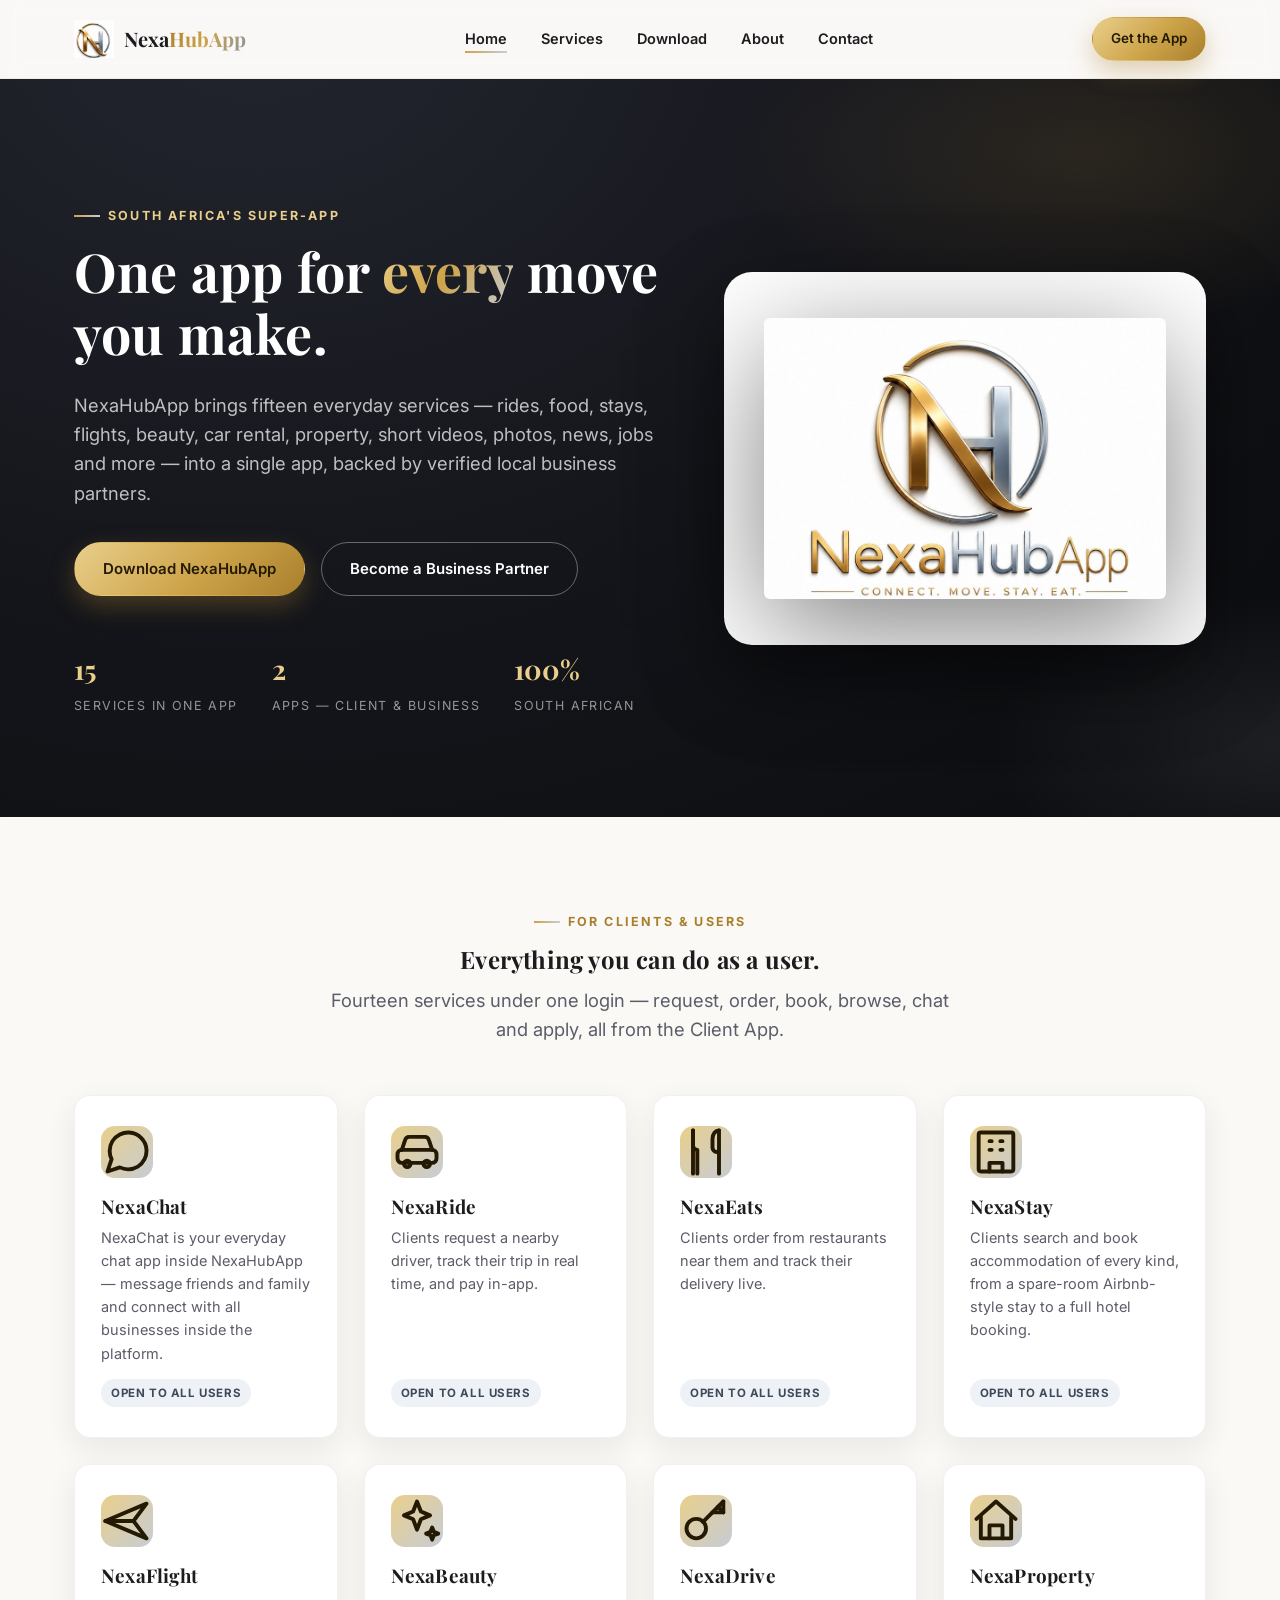
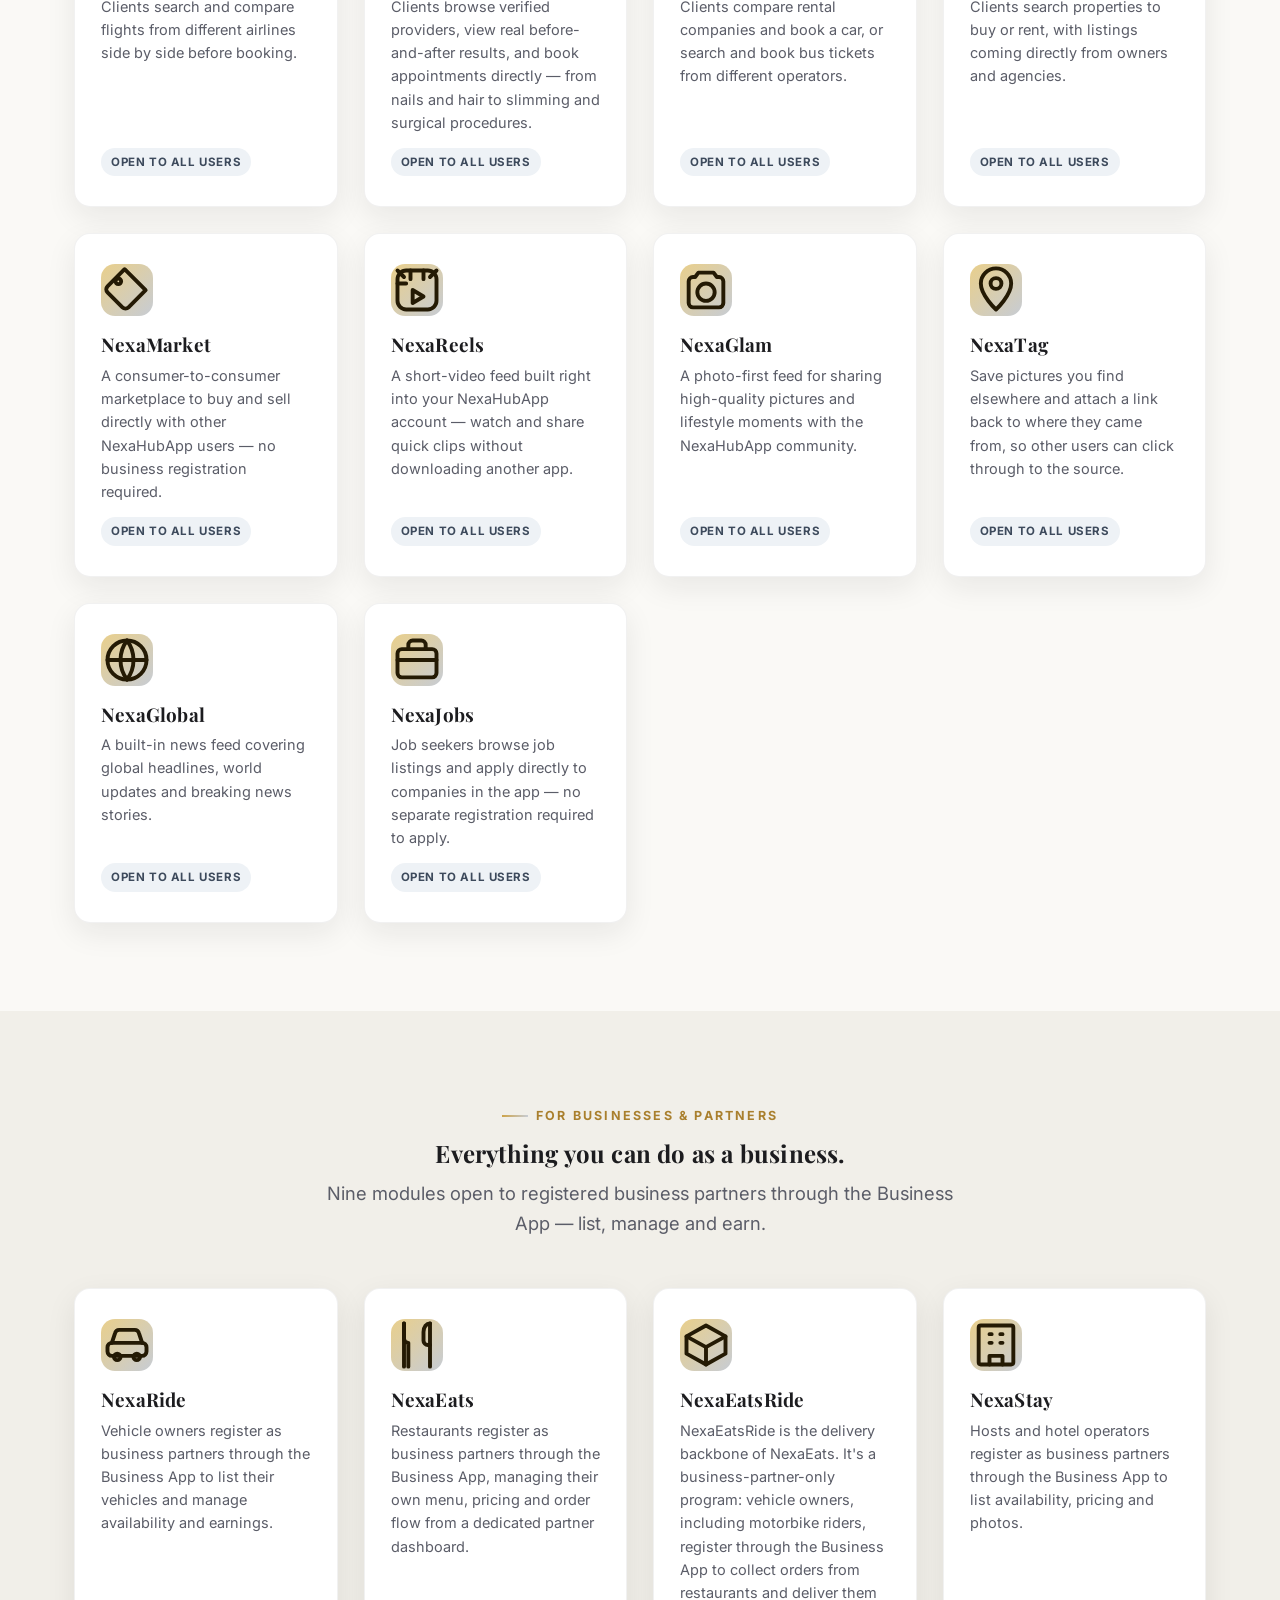
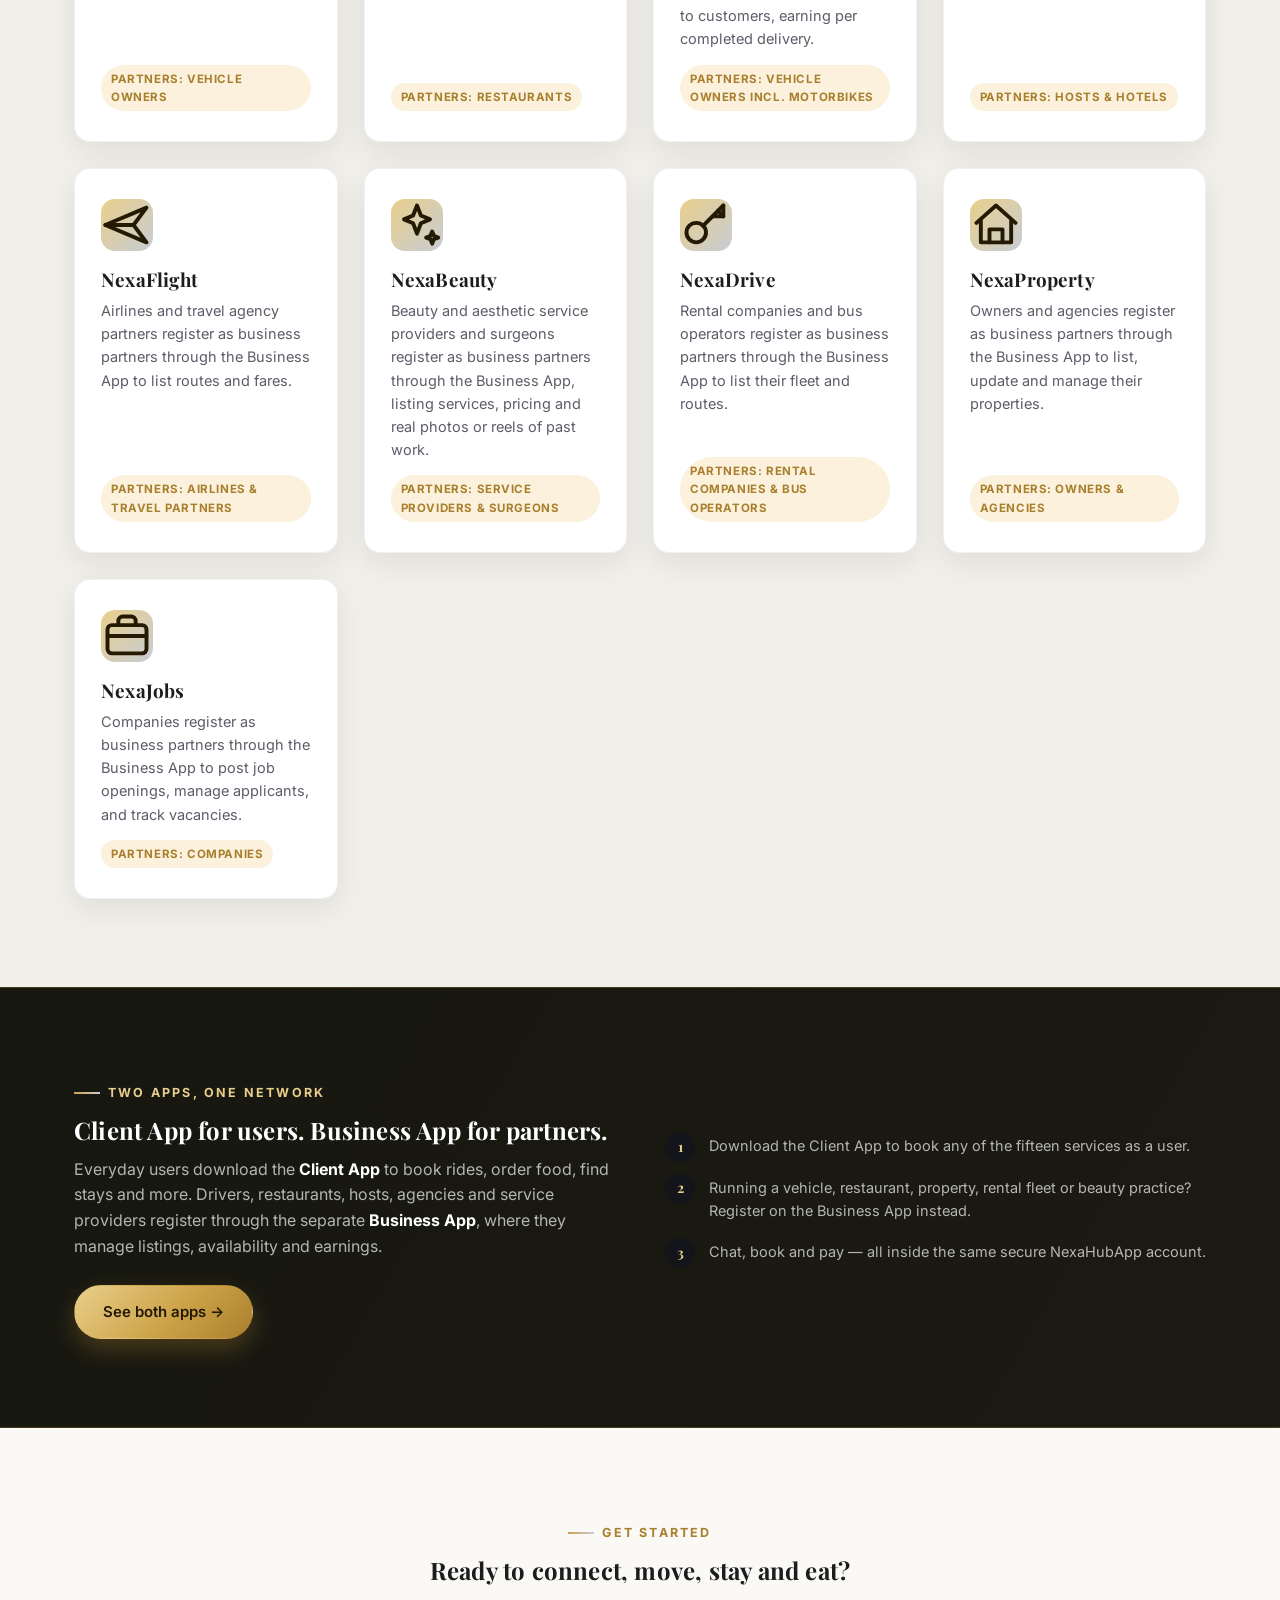
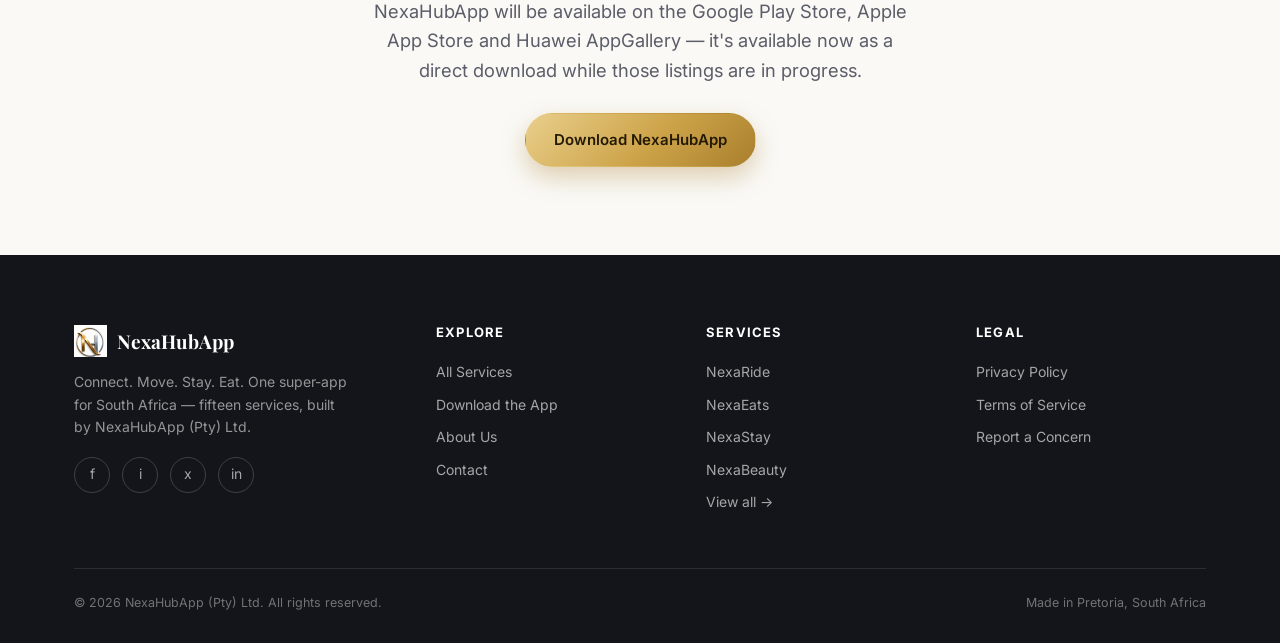
<file: index.html>
<!DOCTYPE html>
<html lang="en">
<head>
<meta charset="UTF-8">
<meta name="viewport" content="width=device-width, initial-scale=1.0">
<title>Home | NexaHubApp</title>
<meta name="description" content="NexaHubApp is South Africa's all-in-one super-app: e-hailing, food delivery, accommodation, flights, beauty, car rental, property, a peer-to-peer marketplace, short videos, photos, news, jobs and more, in a single download.">
<link rel="icon" href="favicon-32.png" sizes="32x32">
<link rel="apple-touch-icon" href="favicon-32.png">
<link rel="preconnect" href="https://fonts.googleapis.com">
<link rel="preconnect" href="https://fonts.gstatic.com" crossorigin>
<link href="https://fonts.googleapis.com/css2?family=Playfair+Display:wght@600;700;800&family=Inter:wght@400;500;600;700&display=swap" rel="stylesheet">
<link rel="stylesheet" href="style.css">
</head>
<body>
<nav class="nav">
  <div class="container">
    <a href="index.html" class="brand"><img src="emblem-crop.jpg" alt="NexaHubApp" style="height:38px;width:auto;"><span>Nexa<b>HubApp</b></span></a>
    <button class="nav-toggle" aria-label="Menu"><span></span><span></span><span></span></button>
    <ul class="nav-links">
      <li><a href="index.html">Home</a></li>
      <li><a href="services.html">Services</a></li>
      <li><a href="download.html">Download</a></li>
      <li><a href="about.html">About</a></li>
      <li><a href="about.html#contact">Contact</a></li>
    </ul>
    <div class="nav-cta">
      <a href="download.html" class="btn btn-gold btn-sm">Get the App</a>
    </div>
  </div>
</nav>

<header class="hero">
  <div class="container hero-grid">
    <div>
      <div class="eyebrow" style="color:var(--gold-light);">South Africa's Super-App</div>
      <h1>One app for <em>every</em> move you make.</h1>
      <p class="lede">NexaHubApp brings fifteen everyday services &mdash; rides, food, stays, flights, beauty, car rental, property, short videos, photos, news, jobs and more &mdash; into a single app, backed by verified local business partners.</p>
      <div class="hero-actions">
        <a href="download.html" class="btn btn-gold">Download NexaHubApp</a>
        <a href="download.html#business" class="btn btn-outline">Become a Business Partner</a>
      </div>
      <div class="hero-stats">
        <div><b>15</b><span>Services in one app</span></div>
        <div><b>2</b><span>Apps &mdash; Client &amp; Business</span></div>
        <div><b>100%</b><span>South African</span></div>
      </div>
    </div>
    <div class="hero-art">
      <div class="logo-lockup logo-lockup-full">
        <img src="logo-lockup-full.jpg" alt="NexaHubApp — Connect. Move. Stay. Eat.">
      </div>
    </div>
  </div>
</header>

<section>
  <div class="container">
    <div class="center" style="max-width:640px;">
      <div class="eyebrow">For clients &amp; users</div>
      <h2>Everything you can do as a user.</h2>
      <p class="lede center">Fourteen services under one login &mdash; request, order, book, browse, chat and apply, all from the Client App.</p>
    </div>
    <div class="grid grid-4" style="margin-top:50px;">
      <div class="card">
          <div class="icon"><svg viewBox="0 0 24 24" fill="none" stroke="#241a04" stroke-width="1.8" stroke-linecap="round" stroke-linejoin="round"><path d="M21 11.5a8.38 8.38 0 0 1-.9 3.8 8.5 8.5 0 0 1-7.6 4.7 8.38 8.38 0 0 1-3.8-.9L3 21l1.9-5.7a8.38 8.38 0 0 1-.9-3.8 8.5 8.5 0 0 1 4.7-7.6 8.38 8.38 0 0 1 3.8-.9h.5a8.48 8.48 0 0 1 8 8v.5z"/></svg></div>
          <h3>NexaChat</h3>
          <p>NexaChat is your everyday chat app inside NexaHubApp — message friends and family and connect with all businesses inside the platform.</p>
          <span class="tag tag-consumer">Open to all users</span>
        </div>
<div class="card">
          <div class="icon"><svg viewBox="0 0 24 24" fill="none" stroke="#241a04" stroke-width="1.8" stroke-linecap="round" stroke-linejoin="round"><path d="M5 11l1.5-4.5A2 2 0 0 1 8.4 5h7.2a2 2 0 0 1 1.9 1.5L19 11"/><rect x="3" y="11" width="18" height="6" rx="2"/><circle cx="7.5" cy="17.5" r="1.5"/><circle cx="16.5" cy="17.5" r="1.5"/></svg></div>
          <h3>NexaRide</h3>
          <p>Clients request a nearby driver, track their trip in real time, and pay in-app.</p>
          <span class="tag tag-consumer">Open to all users</span>
        </div>
<div class="card">
          <div class="icon"><svg viewBox="0 0 24 24" fill="none" stroke="#241a04" stroke-width="1.8" stroke-linecap="round" stroke-linejoin="round"><path d="M6 2v7a2 2 0 0 0 2 2v11"/><path d="M6 2v20"/><path d="M18 2c-1.6 0-3 1.6-3 4v4a2 2 0 0 0 2 2h1"/><path d="M18 2v20"/></svg></div>
          <h3>NexaEats</h3>
          <p>Clients order from restaurants near them and track their delivery live.</p>
          <span class="tag tag-consumer">Open to all users</span>
        </div>
<div class="card">
          <div class="icon"><svg viewBox="0 0 24 24" fill="none" stroke="#241a04" stroke-width="1.8" stroke-linecap="round" stroke-linejoin="round"><rect x="4" y="3" width="16" height="18" rx="1"/><path d="M9 21v-4h6v4"/><path d="M9 7h1M14 7h1M9 11h1M14 11h1"/></svg></div>
          <h3>NexaStay</h3>
          <p>Clients search and book accommodation of every kind, from a spare-room Airbnb-style stay to a full hotel booking.</p>
          <span class="tag tag-consumer">Open to all users</span>
        </div>
<div class="card">
          <div class="icon"><svg viewBox="0 0 24 24" fill="none" stroke="#241a04" stroke-width="1.8" stroke-linecap="round" stroke-linejoin="round"><path d="M2 12l19-8-6 8 6 8-19-8z"/><path d="M2 12h13"/></svg></div>
          <h3>NexaFlight</h3>
          <p>Clients search and compare flights from different airlines side by side before booking.</p>
          <span class="tag tag-consumer">Open to all users</span>
        </div>
<div class="card">
          <div class="icon"><svg viewBox="0 0 24 24" fill="none" stroke="#241a04" stroke-width="1.8" stroke-linecap="round" stroke-linejoin="round"><path d="M12 3l1.8 4.6L18 9.4l-4.2 1.8L12 16l-1.8-4.8L6 9.4l4.2-1.8L12 3z"/><path d="M19 15l.8 2 2 .8-2 .8-.8 2-.8-2-2-.8 2-.8.8-2z"/></svg></div>
          <h3>NexaBeauty</h3>
          <p>Clients browse verified providers, view real before-and-after results, and book appointments directly — from nails and hair to slimming and surgical procedures.</p>
          <span class="tag tag-consumer">Open to all users</span>
        </div>
<div class="card">
          <div class="icon"><svg viewBox="0 0 24 24" fill="none" stroke="#241a04" stroke-width="1.8" stroke-linecap="round" stroke-linejoin="round"><circle cx="7.5" cy="15.5" r="4.5"/><path d="M10.6 12.4L20 3"/><path d="M20 3v5h-5"/><path d="M17.5 5.5L20 8"/></svg></div>
          <h3>NexaDrive</h3>
          <p>Clients compare rental companies and book a car, or search and book bus tickets from different operators.</p>
          <span class="tag tag-consumer">Open to all users</span>
        </div>
<div class="card">
          <div class="icon"><svg viewBox="0 0 24 24" fill="none" stroke="#241a04" stroke-width="1.8" stroke-linecap="round" stroke-linejoin="round"><path d="M3 11l9-8 9 8"/><path d="M5 10v10h14V10"/><path d="M9 20v-6h6v6"/></svg></div>
          <h3>NexaProperty</h3>
          <p>Clients search properties to buy or rent, with listings coming directly from owners and agencies.</p>
          <span class="tag tag-consumer">Open to all users</span>
        </div>
<div class="card">
          <div class="icon"><svg viewBox="0 0 24 24" fill="none" stroke="#241a04" stroke-width="1.8" stroke-linecap="round" stroke-linejoin="round"><path d="M20.6 12.1L12.7 20a2 2 0 0 1-2.8 0l-6.9-6.9a2 2 0 0 1 0-2.8L10.9 2.4 20.6 12.1z"/><circle cx="8" cy="8" r="1.3"/></svg></div>
          <h3>NexaMarket</h3>
          <p>A consumer-to-consumer marketplace to buy and sell directly with other NexaHubApp users — no business registration required.</p>
          <span class="tag tag-consumer">Open to all users</span>
        </div>
<div class="card">
          <div class="icon"><svg viewBox="0 0 24 24" fill="none" stroke="#241a04" stroke-width="1.8" stroke-linecap="round" stroke-linejoin="round"><rect x="3" y="3" width="18" height="18" rx="4"/><path d="M3 9h4M9 3v4M15 3v4M3 3l3 3M21 3l-3 3"/><path d="M10 12l5 3-5 3v-6z"/></svg></div>
          <h3>NexaReels</h3>
          <p>A short-video feed built right into your NexaHubApp account — watch and share quick clips without downloading another app.</p>
          <span class="tag tag-consumer">Open to all users</span>
        </div>
<div class="card">
          <div class="icon"><svg viewBox="0 0 24 24" fill="none" stroke="#241a04" stroke-width="1.8" stroke-linecap="round" stroke-linejoin="round"><path d="M4 8a2 2 0 0 1 2-2h1l1.5-2h7L17 6h1a2 2 0 0 1 2 2v10a2 2 0 0 1-2 2H6a2 2 0 0 1-2-2V8z"/><circle cx="12" cy="13" r="4"/></svg></div>
          <h3>NexaGlam</h3>
          <p>A photo-first feed for sharing high-quality pictures and lifestyle moments with the NexaHubApp community.</p>
          <span class="tag tag-consumer">Open to all users</span>
        </div>
<div class="card">
          <div class="icon"><svg viewBox="0 0 24 24" fill="none" stroke="#241a04" stroke-width="1.8" stroke-linecap="round" stroke-linejoin="round"><path d="M12 21s7-6.5 7-12a7 7 0 0 0-14 0c0 5.5 7 12 7 12z"/><circle cx="12" cy="9" r="2.5"/></svg></div>
          <h3>NexaTag</h3>
          <p>Save pictures you find elsewhere and attach a link back to where they came from, so other users can click through to the source.</p>
          <span class="tag tag-consumer">Open to all users</span>
        </div>
<div class="card">
          <div class="icon"><svg viewBox="0 0 24 24" fill="none" stroke="#241a04" stroke-width="1.8" stroke-linecap="round" stroke-linejoin="round"><circle cx="12" cy="12" r="9"/><path d="M3 12h18"/><path d="M12 3a15 15 0 0 1 0 18"/><path d="M12 3a15 15 0 0 0 0 18"/></svg></div>
          <h3>NexaGlobal</h3>
          <p>A built-in news feed covering global headlines, world updates and breaking news stories.</p>
          <span class="tag tag-consumer">Open to all users</span>
        </div>
<div class="card">
          <div class="icon"><svg viewBox="0 0 24 24" fill="none" stroke="#241a04" stroke-width="1.8" stroke-linecap="round" stroke-linejoin="round"><rect x="3" y="7" width="18" height="13" rx="2"/><path d="M8 7V5a2 2 0 0 1 2-2h4a2 2 0 0 1 2 2v2"/><path d="M3 12h18"/></svg></div>
          <h3>NexaJobs</h3>
          <p>Job seekers browse job listings and apply directly to companies in the app — no separate registration required to apply.</p>
          <span class="tag tag-consumer">Open to all users</span>
        </div>
    </div>
  </div>
</section>

<section style="background:var(--paper-dim);">
  <div class="container">
    <div class="center" style="max-width:640px;">
      <div class="eyebrow">For businesses &amp; partners</div>
      <h2>Everything you can do as a business.</h2>
      <p class="lede center">Nine modules open to registered business partners through the Business App &mdash; list, manage and earn.</p>
    </div>
    <div class="grid grid-4" style="margin-top:50px;">
      <div class="card">
          <div class="icon"><svg viewBox="0 0 24 24" fill="none" stroke="#241a04" stroke-width="1.8" stroke-linecap="round" stroke-linejoin="round"><path d="M5 11l1.5-4.5A2 2 0 0 1 8.4 5h7.2a2 2 0 0 1 1.9 1.5L19 11"/><rect x="3" y="11" width="18" height="6" rx="2"/><circle cx="7.5" cy="17.5" r="1.5"/><circle cx="16.5" cy="17.5" r="1.5"/></svg></div>
          <h3>NexaRide</h3>
          <p>Vehicle owners register as business partners through the Business App to list their vehicles and manage availability and earnings.</p>
          <span class="tag tag-partner">Partners: Vehicle Owners</span>
        </div>
<div class="card">
          <div class="icon"><svg viewBox="0 0 24 24" fill="none" stroke="#241a04" stroke-width="1.8" stroke-linecap="round" stroke-linejoin="round"><path d="M6 2v7a2 2 0 0 0 2 2v11"/><path d="M6 2v20"/><path d="M18 2c-1.6 0-3 1.6-3 4v4a2 2 0 0 0 2 2h1"/><path d="M18 2v20"/></svg></div>
          <h3>NexaEats</h3>
          <p>Restaurants register as business partners through the Business App, managing their own menu, pricing and order flow from a dedicated partner dashboard.</p>
          <span class="tag tag-partner">Partners: Restaurants</span>
        </div>
<div class="card">
          <div class="icon"><svg viewBox="0 0 24 24" fill="none" stroke="#241a04" stroke-width="1.8" stroke-linecap="round" stroke-linejoin="round"><path d="M21 8l-9-5-9 5 9 5 9-5z"/><path d="M3 8v8l9 5 9-5V8"/><path d="M12 13v8"/></svg></div>
          <h3>NexaEatsRide</h3>
          <p>NexaEatsRide is the delivery backbone of NexaEats. It's a business-partner-only program: vehicle owners, including motorbike riders, register through the Business App to collect orders from restaurants and deliver them to customers, earning per completed delivery.</p>
          <span class="tag tag-partner">Partners: Vehicle Owners incl. Motorbikes</span>
        </div>
<div class="card">
          <div class="icon"><svg viewBox="0 0 24 24" fill="none" stroke="#241a04" stroke-width="1.8" stroke-linecap="round" stroke-linejoin="round"><rect x="4" y="3" width="16" height="18" rx="1"/><path d="M9 21v-4h6v4"/><path d="M9 7h1M14 7h1M9 11h1M14 11h1"/></svg></div>
          <h3>NexaStay</h3>
          <p>Hosts and hotel operators register as business partners through the Business App to list availability, pricing and photos.</p>
          <span class="tag tag-partner">Partners: Hosts & Hotels</span>
        </div>
<div class="card">
          <div class="icon"><svg viewBox="0 0 24 24" fill="none" stroke="#241a04" stroke-width="1.8" stroke-linecap="round" stroke-linejoin="round"><path d="M2 12l19-8-6 8 6 8-19-8z"/><path d="M2 12h13"/></svg></div>
          <h3>NexaFlight</h3>
          <p>Airlines and travel agency partners register as business partners through the Business App to list routes and fares.</p>
          <span class="tag tag-partner">Partners: Airlines & Travel Partners</span>
        </div>
<div class="card">
          <div class="icon"><svg viewBox="0 0 24 24" fill="none" stroke="#241a04" stroke-width="1.8" stroke-linecap="round" stroke-linejoin="round"><path d="M12 3l1.8 4.6L18 9.4l-4.2 1.8L12 16l-1.8-4.8L6 9.4l4.2-1.8L12 3z"/><path d="M19 15l.8 2 2 .8-2 .8-.8 2-.8-2-2-.8 2-.8.8-2z"/></svg></div>
          <h3>NexaBeauty</h3>
          <p>Beauty and aesthetic service providers and surgeons register as business partners through the Business App, listing services, pricing and real photos or reels of past work.</p>
          <span class="tag tag-partner">Partners: Service Providers & Surgeons</span>
        </div>
<div class="card">
          <div class="icon"><svg viewBox="0 0 24 24" fill="none" stroke="#241a04" stroke-width="1.8" stroke-linecap="round" stroke-linejoin="round"><circle cx="7.5" cy="15.5" r="4.5"/><path d="M10.6 12.4L20 3"/><path d="M20 3v5h-5"/><path d="M17.5 5.5L20 8"/></svg></div>
          <h3>NexaDrive</h3>
          <p>Rental companies and bus operators register as business partners through the Business App to list their fleet and routes.</p>
          <span class="tag tag-partner">Partners: Rental Companies & Bus Operators</span>
        </div>
<div class="card">
          <div class="icon"><svg viewBox="0 0 24 24" fill="none" stroke="#241a04" stroke-width="1.8" stroke-linecap="round" stroke-linejoin="round"><path d="M3 11l9-8 9 8"/><path d="M5 10v10h14V10"/><path d="M9 20v-6h6v6"/></svg></div>
          <h3>NexaProperty</h3>
          <p>Owners and agencies register as business partners through the Business App to list, update and manage their properties.</p>
          <span class="tag tag-partner">Partners: Owners & Agencies</span>
        </div>
<div class="card">
          <div class="icon"><svg viewBox="0 0 24 24" fill="none" stroke="#241a04" stroke-width="1.8" stroke-linecap="round" stroke-linejoin="round"><rect x="3" y="7" width="18" height="13" rx="2"/><path d="M8 7V5a2 2 0 0 1 2-2h4a2 2 0 0 1 2 2v2"/><path d="M3 12h18"/></svg></div>
          <h3>NexaJobs</h3>
          <p>Companies register as business partners through the Business App to post job openings, manage applicants, and track vacancies.</p>
          <span class="tag tag-partner">Partners: Companies</span>
        </div>
    </div>
  </div>
</section>

<section class="band band-gold">
  <div class="container split">
    <div>
      <div class="eyebrow" style="color:var(--gold-light);">Two apps, one network</div>
      <h2 style="color:#fff;">Client App for users. Business App for partners.</h2>
      <p style="color:rgba(255,255,255,.68);">Everyday users download the <strong style="color:#fff;">Client App</strong> to book rides, order food, find stays and more. Drivers, restaurants, hosts, agencies and service providers register through the separate <strong style="color:#fff;">Business App</strong>, where they manage listings, availability and earnings.</p>
      <a href="download.html" class="btn btn-gold" style="margin-top:10px;">See both apps &rarr;</a>
    </div>
    <div>
      <ul class="steps">
        <li style="color:rgba(255,255,255,.68);">Download the Client App to book any of the fifteen services as a user.</li>
        <li style="color:rgba(255,255,255,.68);">Running a vehicle, restaurant, property, rental fleet or beauty practice? Register on the Business App instead.</li>
        <li style="color:rgba(255,255,255,.68);">Chat, book and pay &mdash; all inside the same secure NexaHubApp account.</li>
      </ul>
    </div>
  </div>
</section>

<section>
  <div class="container center" style="max-width:600px;">
    <div class="eyebrow">Get started</div>
    <h2>Ready to connect, move, stay and eat?</h2>
    <p class="lede center">NexaHubApp will be available on the Google Play Store, Apple App Store and Huawei AppGallery &mdash; it's available now as a direct download while those listings are in progress.</p>
    <a href="download.html" class="btn btn-gold" style="margin-top:10px;">Download NexaHubApp</a>
  </div>
</section>
<footer>
  <div class="container">
    <div class="footer-grid">
      <div>
        <div class="footer-brand"><img src="emblem-crop.jpg" alt="NexaHubApp"><strong style="color:#fff;font-family:'Playfair Display',serif;font-size:19px;">NexaHubApp</strong></div>
        <p style="color:rgba(255,255,255,.55);font-size:14px;max-width:280px;">Connect. Move. Stay. Eat. One super-app for South Africa &mdash; fifteen services, built by NexaHubApp (Pty) Ltd.</p>
        <div class="social-row" style="margin-top:18px;">
          <a href="#" aria-label="Facebook">f</a>
          <a href="#" aria-label="Instagram">i</a>
          <a href="#" aria-label="X / Twitter">x</a>
          <a href="#" aria-label="LinkedIn">in</a>
        </div>
      </div>
      <div>
        <h4>Explore</h4>
        <a href="services.html">All Services</a>
        <a href="download.html">Download the App</a>
        <a href="about.html">About Us</a>
        <a href="about.html#contact">Contact</a>
      </div>
      <div>
        <h4>Services</h4>
        <a href="services.html#ride">NexaRide</a>
        <a href="services.html#eats">NexaEats</a>
        <a href="services.html#stay">NexaStay</a>
        <a href="services.html#beauty">NexaBeauty</a>
        <a href="services.html">View all &rarr;</a>
      </div>
      <div>
        <h4>Legal</h4>
        <a href="privacy.html">Privacy Policy</a>
        <a href="terms.html">Terms of Service</a>
        <a href="about.html#contact">Report a Concern</a>
      </div>
    </div>
    <div class="footer-bottom">
      <span>&copy; <span data-year></span> NexaHubApp (Pty) Ltd. All rights reserved.</span>
      <span>Made in Pretoria, South Africa</span>
    </div>
  </div>
</footer>
<script src="main.js"></script>
</body>
</html>
</file>
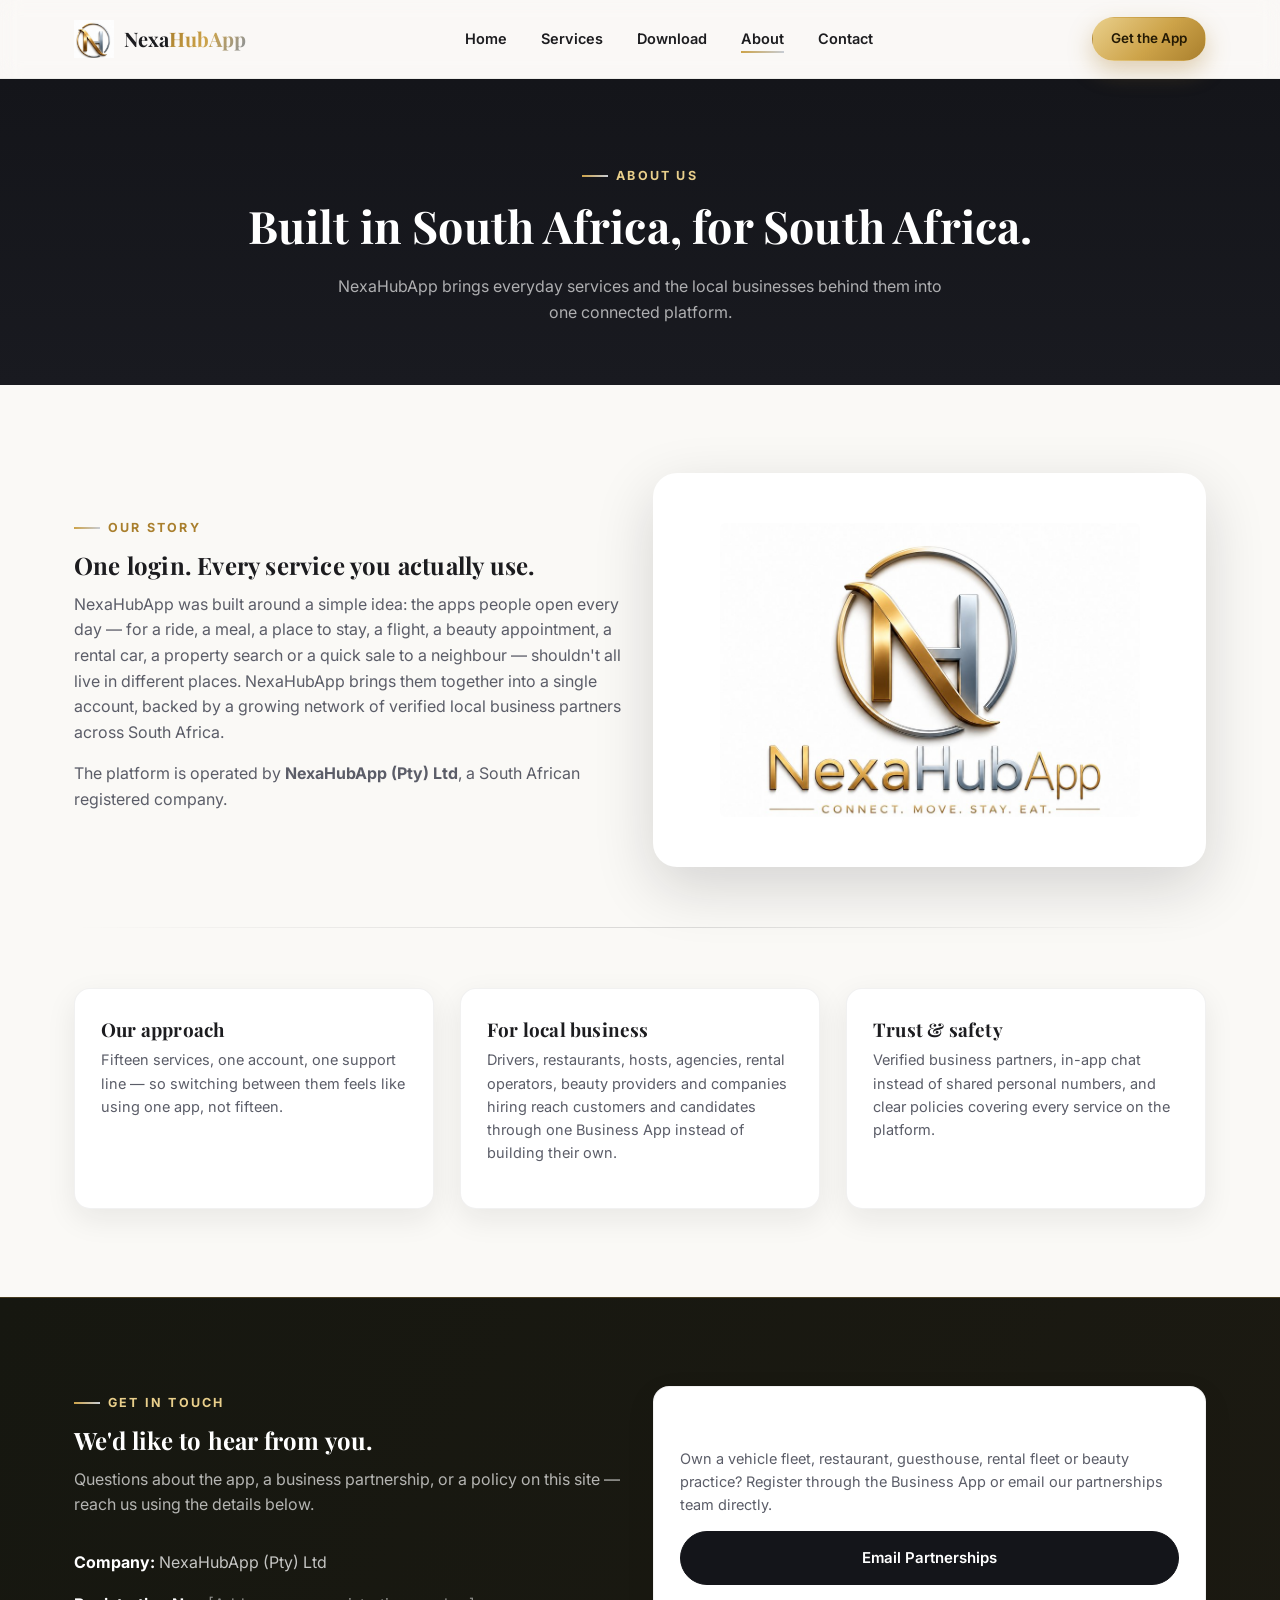
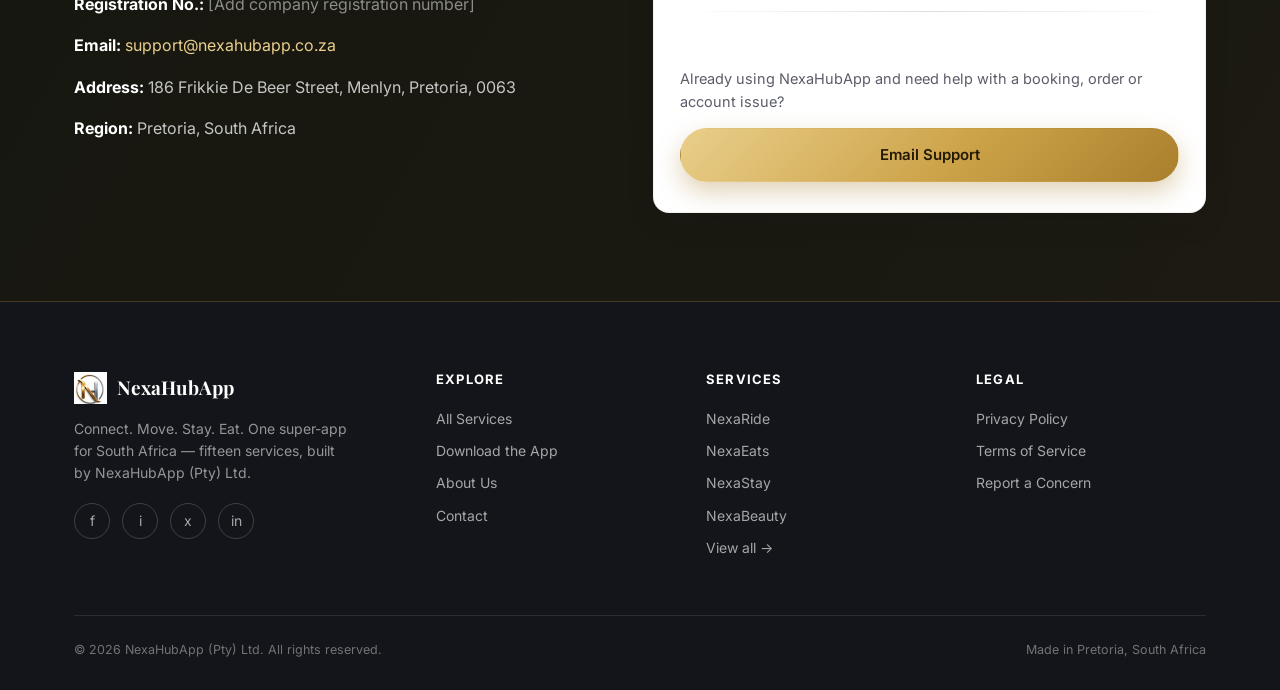
<file: about.html>
<!DOCTYPE html>
<html lang="en">
<head>
<meta charset="UTF-8">
<meta name="viewport" content="width=device-width, initial-scale=1.0">
<title>About & Contact | NexaHubApp</title>
<meta name="description" content="NexaHubApp (Pty) Ltd is a South African super-app connecting rides, food, stays, flights, beauty, rentals, property and a peer-to-peer marketplace.">
<link rel="icon" href="favicon-32.png" sizes="32x32">
<link rel="apple-touch-icon" href="favicon-32.png">
<link rel="preconnect" href="https://fonts.googleapis.com">
<link rel="preconnect" href="https://fonts.gstatic.com" crossorigin>
<link href="https://fonts.googleapis.com/css2?family=Playfair+Display:wght@600;700;800&family=Inter:wght@400;500;600;700&display=swap" rel="stylesheet">
<link rel="stylesheet" href="style.css">
</head>
<body>
<nav class="nav">
  <div class="container">
    <a href="index.html" class="brand"><img src="emblem-crop.jpg" alt="NexaHubApp" style="height:38px;width:auto;"><span>Nexa<b>HubApp</b></span></a>
    <button class="nav-toggle" aria-label="Menu"><span></span><span></span><span></span></button>
    <ul class="nav-links">
      <li><a href="index.html">Home</a></li>
      <li><a href="services.html">Services</a></li>
      <li><a href="download.html">Download</a></li>
      <li><a href="about.html">About</a></li>
      <li><a href="about.html#contact">Contact</a></li>
    </ul>
    <div class="nav-cta">
      <a href="download.html" class="btn btn-gold btn-sm">Get the App</a>
    </div>
  </div>
</nav>

<header class="page-hero">
  <div class="container">
    <div class="eyebrow">About Us</div>
    <h1>Built in South Africa, for South Africa.</h1>
    <p>NexaHubApp brings everyday services and the local businesses behind them into one connected platform.</p>
  </div>
</header>

<section>
  <div class="container">
    <div class="grid grid-2" style="align-items:center;">
      <div>
        <div class="eyebrow">Our story</div>
        <h2>One login. Every service you actually use.</h2>
        <p>NexaHubApp was built around a simple idea: the apps people open every day &mdash; for a ride, a meal, a place to stay, a flight, a beauty appointment, a rental car, a property search or a quick sale to a neighbour &mdash; shouldn't all live in different places. NexaHubApp brings them together into a single account, backed by a growing network of verified local business partners across South Africa.</p>
        <p>The platform is operated by <strong>NexaHubApp (Pty) Ltd</strong>, a South African registered company.</p>
      </div>
      <div style="background:#fff;border-radius:24px;padding:50px 40px;box-shadow:var(--shadow-lg);">
        <div class="logo-lockup logo-lockup-full">
          <img src="logo-lockup-full.jpg" alt="NexaHubApp — Connect. Move. Stay. Eat.">
        </div>
      </div>
    </div>

    <div class="divider"></div>

    <div class="grid grid-3">
      <div class="card">
        <h3>Our approach</h3>
        <p>Fifteen services, one account, one support line &mdash; so switching between them feels like using one app, not fifteen.</p>
      </div>
      <div class="card">
        <h3>For local business</h3>
        <p>Drivers, restaurants, hosts, agencies, rental operators, beauty providers and companies hiring reach customers and candidates through one Business App instead of building their own.</p>
      </div>
      <div class="card">
        <h3>Trust &amp; safety</h3>
        <p>Verified business partners, in-app chat instead of shared personal numbers, and clear policies covering every service on the platform.</p>
      </div>
    </div>
  </div>
</section>

<section class="band-gold band" id="contact">
  <div class="container">
    <div class="grid grid-2" style="align-items:start;">
      <div>
        <div class="eyebrow" style="color:var(--gold-light);">Get in touch</div>
        <h2 style="color:#fff;">We'd like to hear from you.</h2>
        <p style="color:rgba(255,255,255,.68);">Questions about the app, a business partnership, or a policy on this site &mdash; reach us using the details below.</p>
        <ul style="margin-top:24px;">
          <li style="color:rgba(255,255,255,.75);padding:8px 0;"><strong style="color:#fff;">Company:</strong> NexaHubApp (Pty) Ltd</li>
          <li style="color:rgba(255,255,255,.75);padding:8px 0;"><strong style="color:#fff;">Registration No.:</strong> <span style="color:rgba(255,255,255,.5);">[Add company registration number]</span></li>
          <li style="color:rgba(255,255,255,.75);padding:8px 0;"><strong style="color:#fff;">Email:</strong> <a href="mailto:support@nexahubapp.co.za" style="color:var(--gold-light);">support@nexahubapp.co.za</a></li>
          <li style="color:rgba(255,255,255,.75);padding:8px 0;"><strong style="color:#fff;">Address:</strong> 186 Frikkie De Beer Street, Menlyn, Pretoria, 0063</li>
          <li style="color:rgba(255,255,255,.75);padding:8px 0;"><strong style="color:#fff;">Region:</strong> Pretoria, South Africa</li>
        </ul>
      </div>
      <div class="card" style="background:#fff;">
        <h3>Business partnerships</h3>
        <p>Own a vehicle fleet, restaurant, guesthouse, rental fleet or beauty practice? Register through the Business App or email our partnerships team directly.</p>
        <a href="mailto:partners@nexahubapp.co.za" class="btn btn-dark btn-block">Email Partnerships</a>
        <div class="divider" style="margin:26px 0;"></div>
        <h3>Support</h3>
        <p>Already using NexaHubApp and need help with a booking, order or account issue?</p>
        <a href="mailto:support@nexahubapp.co.za" class="btn btn-gold btn-block">Email Support</a>
      </div>
    </div>
  </div>
</section>
<footer>
  <div class="container">
    <div class="footer-grid">
      <div>
        <div class="footer-brand"><img src="emblem-crop.jpg" alt="NexaHubApp"><strong style="color:#fff;font-family:'Playfair Display',serif;font-size:19px;">NexaHubApp</strong></div>
        <p style="color:rgba(255,255,255,.55);font-size:14px;max-width:280px;">Connect. Move. Stay. Eat. One super-app for South Africa &mdash; fifteen services, built by NexaHubApp (Pty) Ltd.</p>
        <div class="social-row" style="margin-top:18px;">
          <a href="#" aria-label="Facebook">f</a>
          <a href="#" aria-label="Instagram">i</a>
          <a href="#" aria-label="X / Twitter">x</a>
          <a href="#" aria-label="LinkedIn">in</a>
        </div>
      </div>
      <div>
        <h4>Explore</h4>
        <a href="services.html">All Services</a>
        <a href="download.html">Download the App</a>
        <a href="about.html">About Us</a>
        <a href="about.html#contact">Contact</a>
      </div>
      <div>
        <h4>Services</h4>
        <a href="services.html#ride">NexaRide</a>
        <a href="services.html#eats">NexaEats</a>
        <a href="services.html#stay">NexaStay</a>
        <a href="services.html#beauty">NexaBeauty</a>
        <a href="services.html">View all &rarr;</a>
      </div>
      <div>
        <h4>Legal</h4>
        <a href="privacy.html">Privacy Policy</a>
        <a href="terms.html">Terms of Service</a>
        <a href="about.html#contact">Report a Concern</a>
      </div>
    </div>
    <div class="footer-bottom">
      <span>&copy; <span data-year></span> NexaHubApp (Pty) Ltd. All rights reserved.</span>
      <span>Made in Pretoria, South Africa</span>
    </div>
  </div>
</footer>
<script src="main.js"></script>
</body>
</html>
</file>
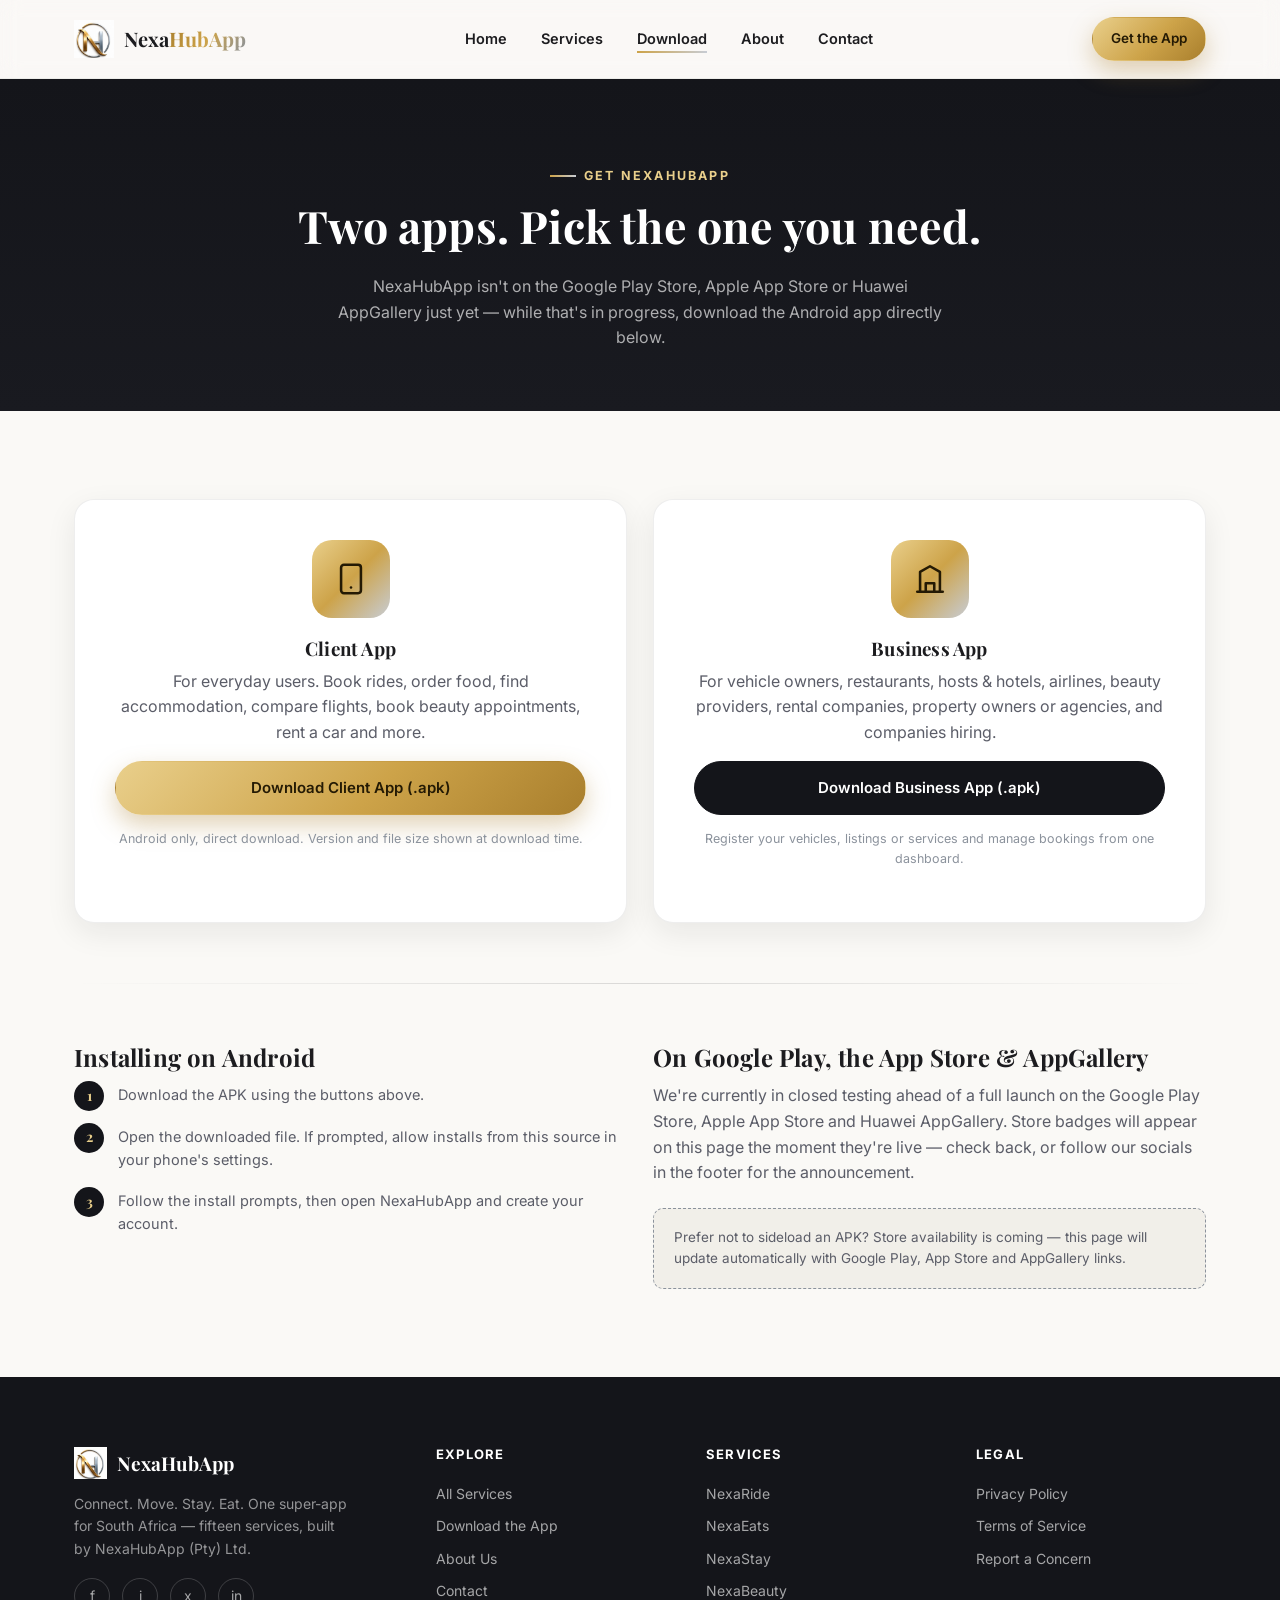
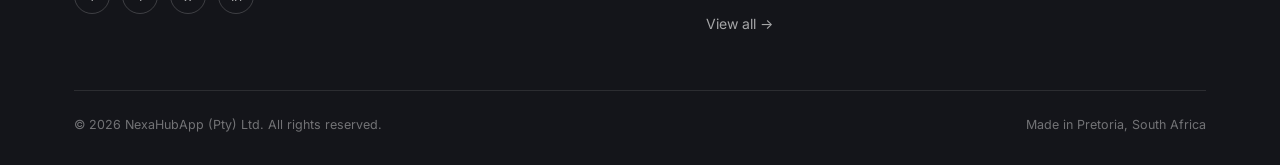
<file: download.html>
<!DOCTYPE html>
<html lang="en">
<head>
<meta charset="UTF-8">
<meta name="viewport" content="width=device-width, initial-scale=1.0">
<title>Download | NexaHubApp</title>
<meta name="description" content="Download the NexaHubApp Client App to book rides, food, stays, flights and more, or the Business App to register as a partner.">
<link rel="icon" href="favicon-32.png" sizes="32x32">
<link rel="apple-touch-icon" href="favicon-32.png">
<link rel="preconnect" href="https://fonts.googleapis.com">
<link rel="preconnect" href="https://fonts.gstatic.com" crossorigin>
<link href="https://fonts.googleapis.com/css2?family=Playfair+Display:wght@600;700;800&family=Inter:wght@400;500;600;700&display=swap" rel="stylesheet">
<link rel="stylesheet" href="style.css">
</head>
<body>
<nav class="nav">
  <div class="container">
    <a href="index.html" class="brand"><img src="emblem-crop.jpg" alt="NexaHubApp" style="height:38px;width:auto;"><span>Nexa<b>HubApp</b></span></a>
    <button class="nav-toggle" aria-label="Menu"><span></span><span></span><span></span></button>
    <ul class="nav-links">
      <li><a href="index.html">Home</a></li>
      <li><a href="services.html">Services</a></li>
      <li><a href="download.html">Download</a></li>
      <li><a href="about.html">About</a></li>
      <li><a href="about.html#contact">Contact</a></li>
    </ul>
    <div class="nav-cta">
      <a href="download.html" class="btn btn-gold btn-sm">Get the App</a>
    </div>
  </div>
</nav>

<header class="page-hero">
  <div class="container">
    <div class="eyebrow">Get NexaHubApp</div>
    <h1>Two apps. Pick the one you need.</h1>
    <p>NexaHubApp isn't on the Google Play Store, Apple App Store or Huawei AppGallery just yet &mdash; while that's in progress, download the Android app directly below.</p>
  </div>
</header>

<section>
  <div class="container">
    <div class="grid grid-2">
      <div class="download-card" id="client">
        <div class="icon-big"><svg width="34" height="34" viewBox="0 0 24 24" fill="none" stroke="#241a04" stroke-width="1.8" stroke-linecap="round" stroke-linejoin="round"><rect x="5" y="2" width="14" height="20" rx="2"/><path d="M12 18h.01"/></svg></div>
        <h3>Client App</h3>
        <p>For everyday users. Book rides, order food, find accommodation, compare flights, book beauty appointments, rent a car and more.</p>
        <a href="nexahubapp-client.apk" class="btn btn-gold btn-block">Download Client App (.apk)</a>
        <p class="small-print" style="margin-top:14px;">Android only, direct download. Version and file size shown at download time.</p>
      </div>
      <div class="download-card" id="business">
        <div class="icon-big"><svg width="34" height="34" viewBox="0 0 24 24" fill="none" stroke="#241a04" stroke-width="1.8" stroke-linecap="round" stroke-linejoin="round"><path d="M3 21h18"/><path d="M5 21V7l7-4 7 4v14"/><path d="M9 21v-6h6v6"/></svg></div>
        <h3>Business App</h3>
        <p>For vehicle owners, restaurants, hosts &amp; hotels, airlines, beauty providers, rental companies, property owners or agencies, and companies hiring.</p>
        <a href="nexahubapp-business.apk" class="btn btn-dark btn-block">Download Business App (.apk)</a>
        <p class="small-print" style="margin-top:14px;">Register your vehicles, listings or services and manage bookings from one dashboard.</p>
      </div>
    </div>

    <div class="divider"></div>

    <div class="grid grid-2" style="align-items:start;">
      <div>
        <h2>Installing on Android</h2>
        <ul class="steps">
          <li>Download the APK using the buttons above.</li>
          <li>Open the downloaded file. If prompted, allow installs from this source in your phone's settings.</li>
          <li>Follow the install prompts, then open NexaHubApp and create your account.</li>
        </ul>
      </div>
      <div>
        <h2>On Google Play, the App Store &amp; AppGallery</h2>
        <p>We're currently in closed testing ahead of a full launch on the Google Play Store, Apple App Store and Huawei AppGallery. Store badges will appear on this page the moment they're live &mdash; check back, or follow our socials in the footer for the announcement.</p>
        <div class="download-note">Prefer not to sideload an APK? Store availability is coming &mdash; this page will update automatically with Google Play, App Store and AppGallery links.</div>
      </div>
    </div>
  </div>
</section>
<footer>
  <div class="container">
    <div class="footer-grid">
      <div>
        <div class="footer-brand"><img src="emblem-crop.jpg" alt="NexaHubApp"><strong style="color:#fff;font-family:'Playfair Display',serif;font-size:19px;">NexaHubApp</strong></div>
        <p style="color:rgba(255,255,255,.55);font-size:14px;max-width:280px;">Connect. Move. Stay. Eat. One super-app for South Africa &mdash; fifteen services, built by NexaHubApp (Pty) Ltd.</p>
        <div class="social-row" style="margin-top:18px;">
          <a href="#" aria-label="Facebook">f</a>
          <a href="#" aria-label="Instagram">i</a>
          <a href="#" aria-label="X / Twitter">x</a>
          <a href="#" aria-label="LinkedIn">in</a>
        </div>
      </div>
      <div>
        <h4>Explore</h4>
        <a href="services.html">All Services</a>
        <a href="download.html">Download the App</a>
        <a href="about.html">About Us</a>
        <a href="about.html#contact">Contact</a>
      </div>
      <div>
        <h4>Services</h4>
        <a href="services.html#ride">NexaRide</a>
        <a href="services.html#eats">NexaEats</a>
        <a href="services.html#stay">NexaStay</a>
        <a href="services.html#beauty">NexaBeauty</a>
        <a href="services.html">View all &rarr;</a>
      </div>
      <div>
        <h4>Legal</h4>
        <a href="privacy.html">Privacy Policy</a>
        <a href="terms.html">Terms of Service</a>
        <a href="about.html#contact">Report a Concern</a>
      </div>
    </div>
    <div class="footer-bottom">
      <span>&copy; <span data-year></span> NexaHubApp (Pty) Ltd. All rights reserved.</span>
      <span>Made in Pretoria, South Africa</span>
    </div>
  </div>
</footer>
<script src="main.js"></script>
</body>
</html>
</file>
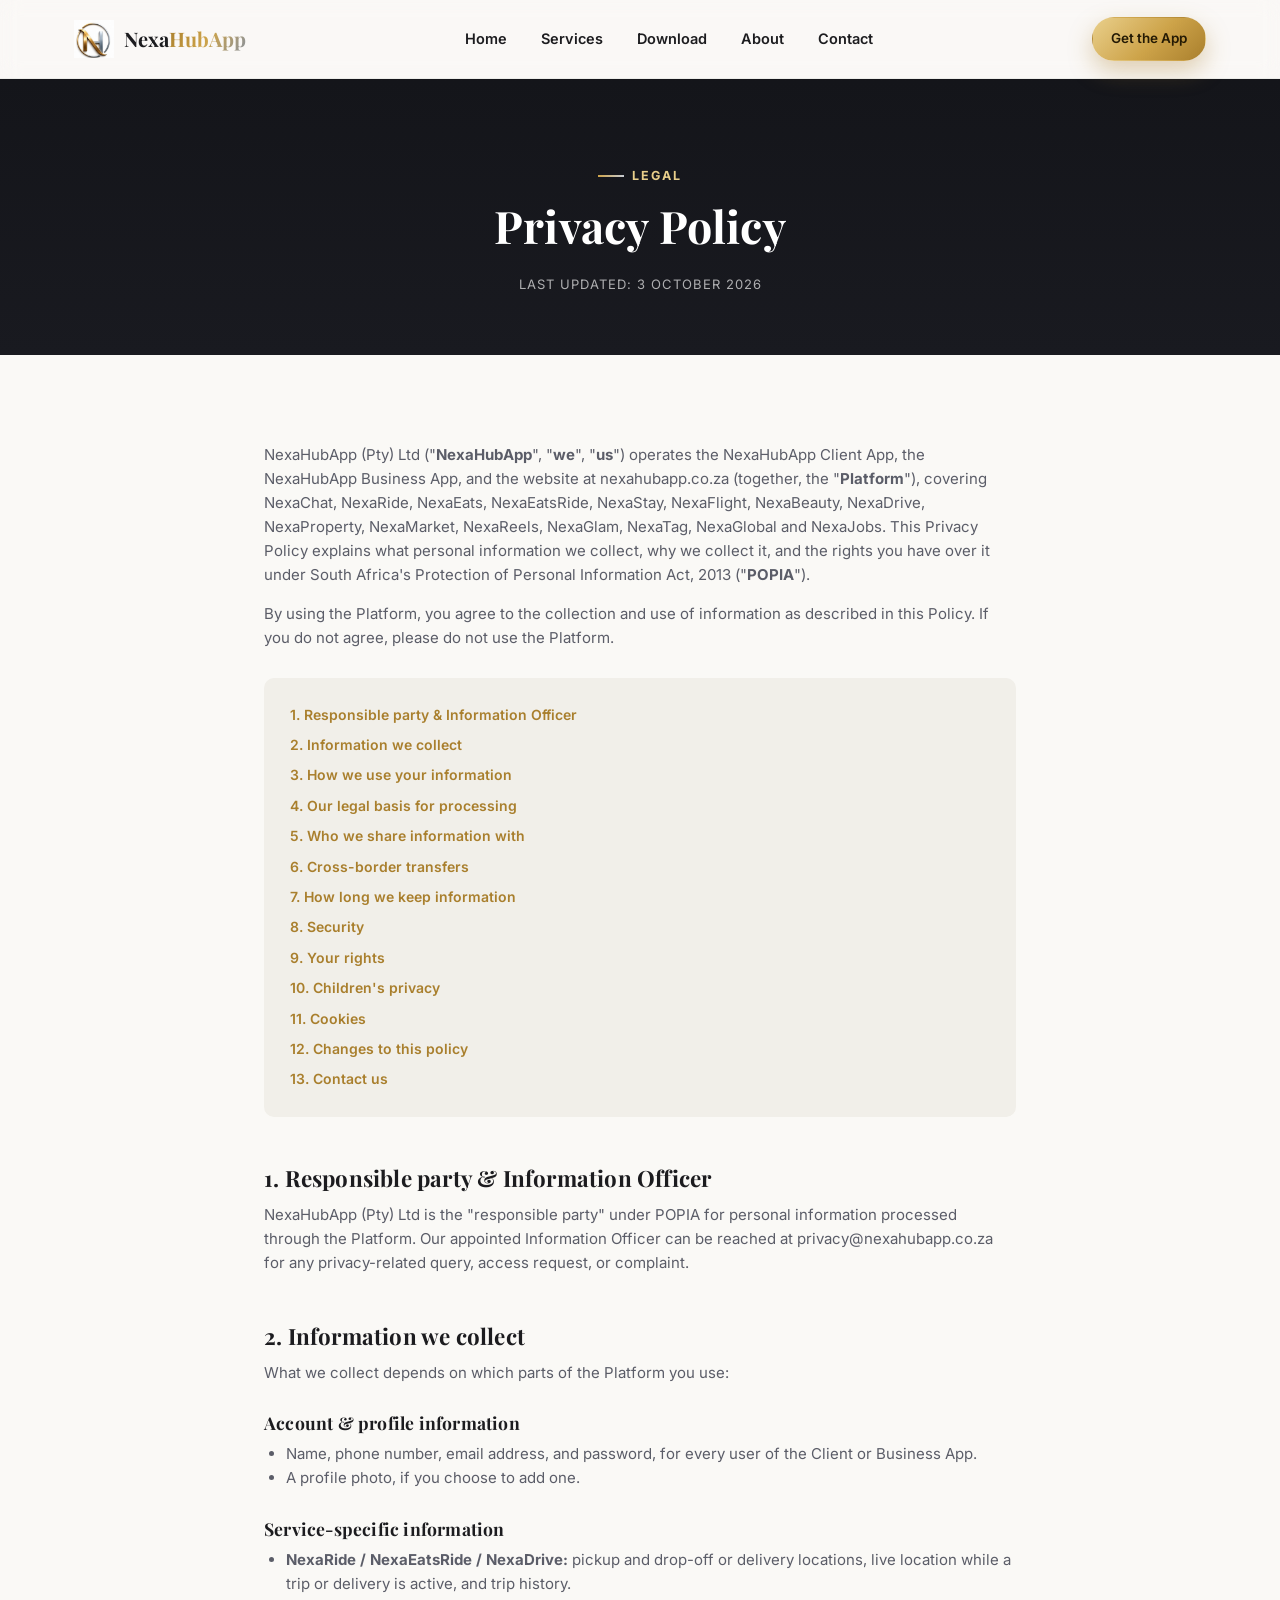
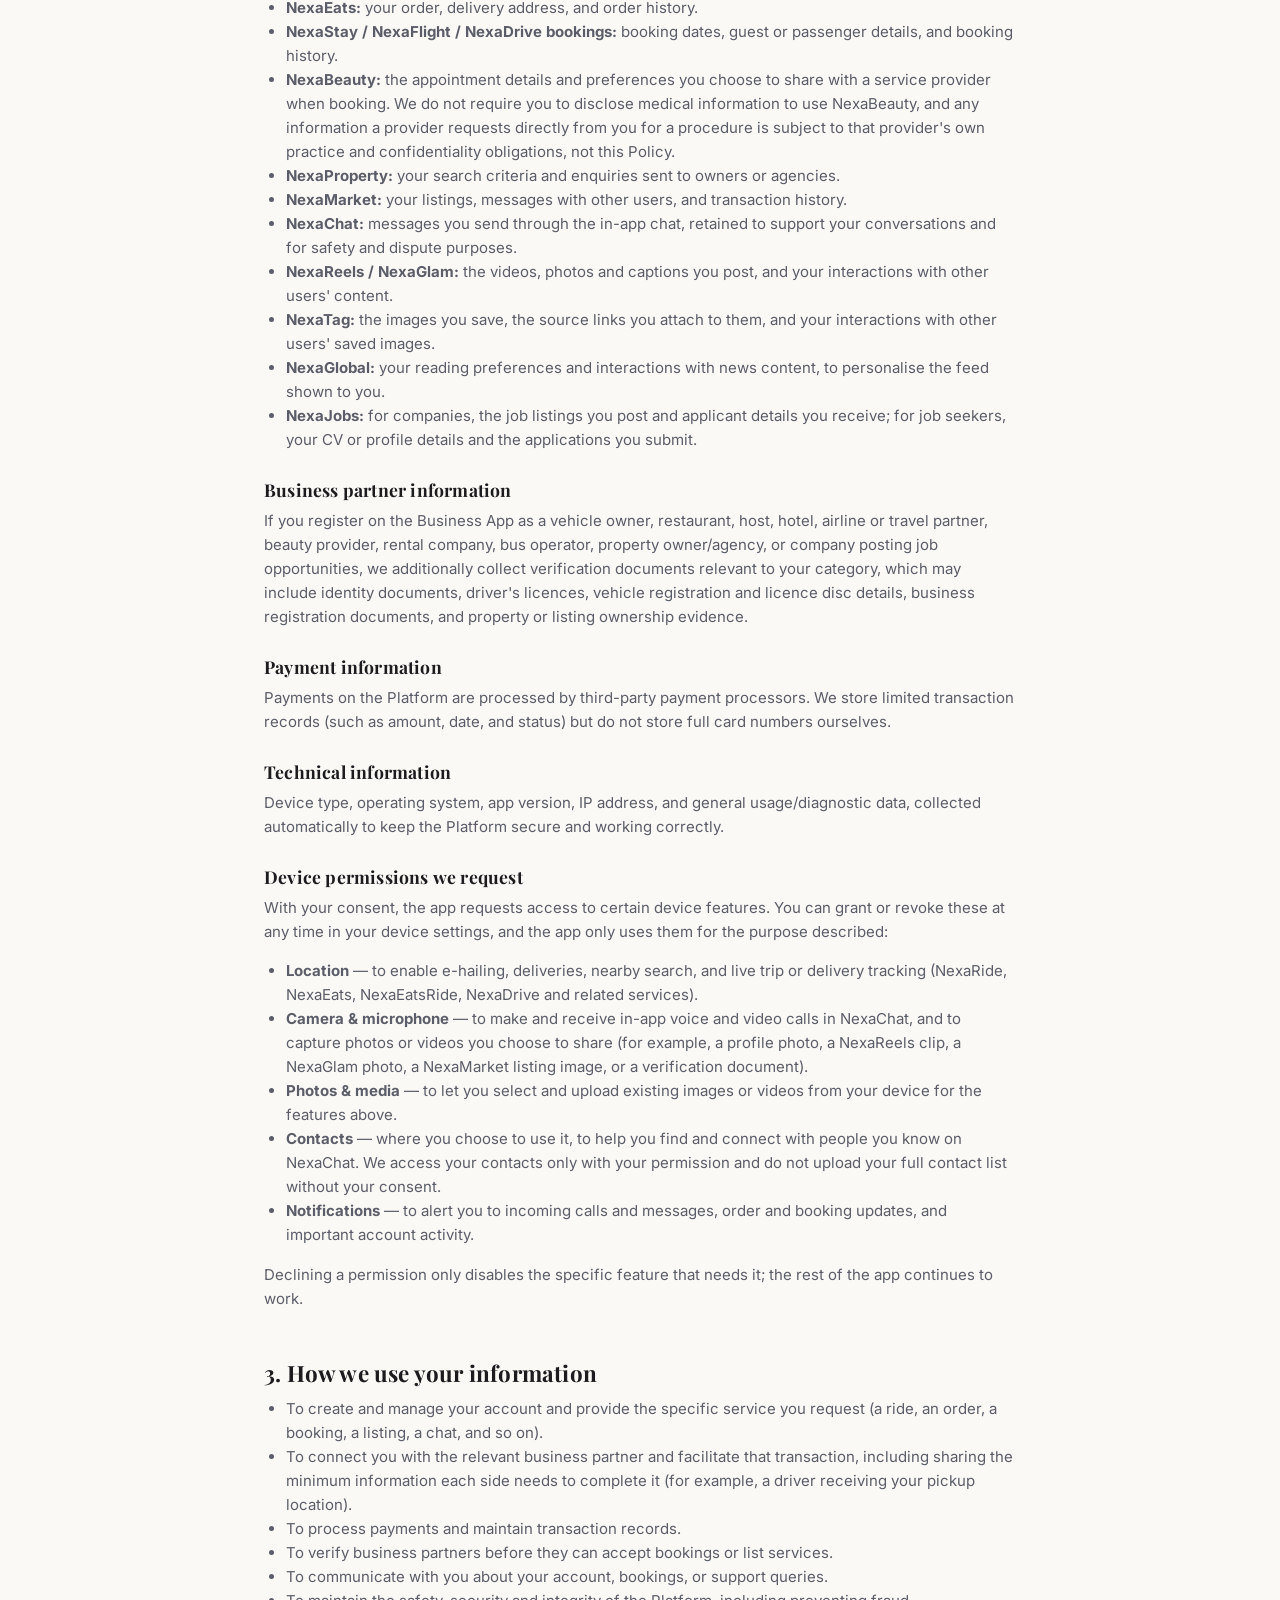
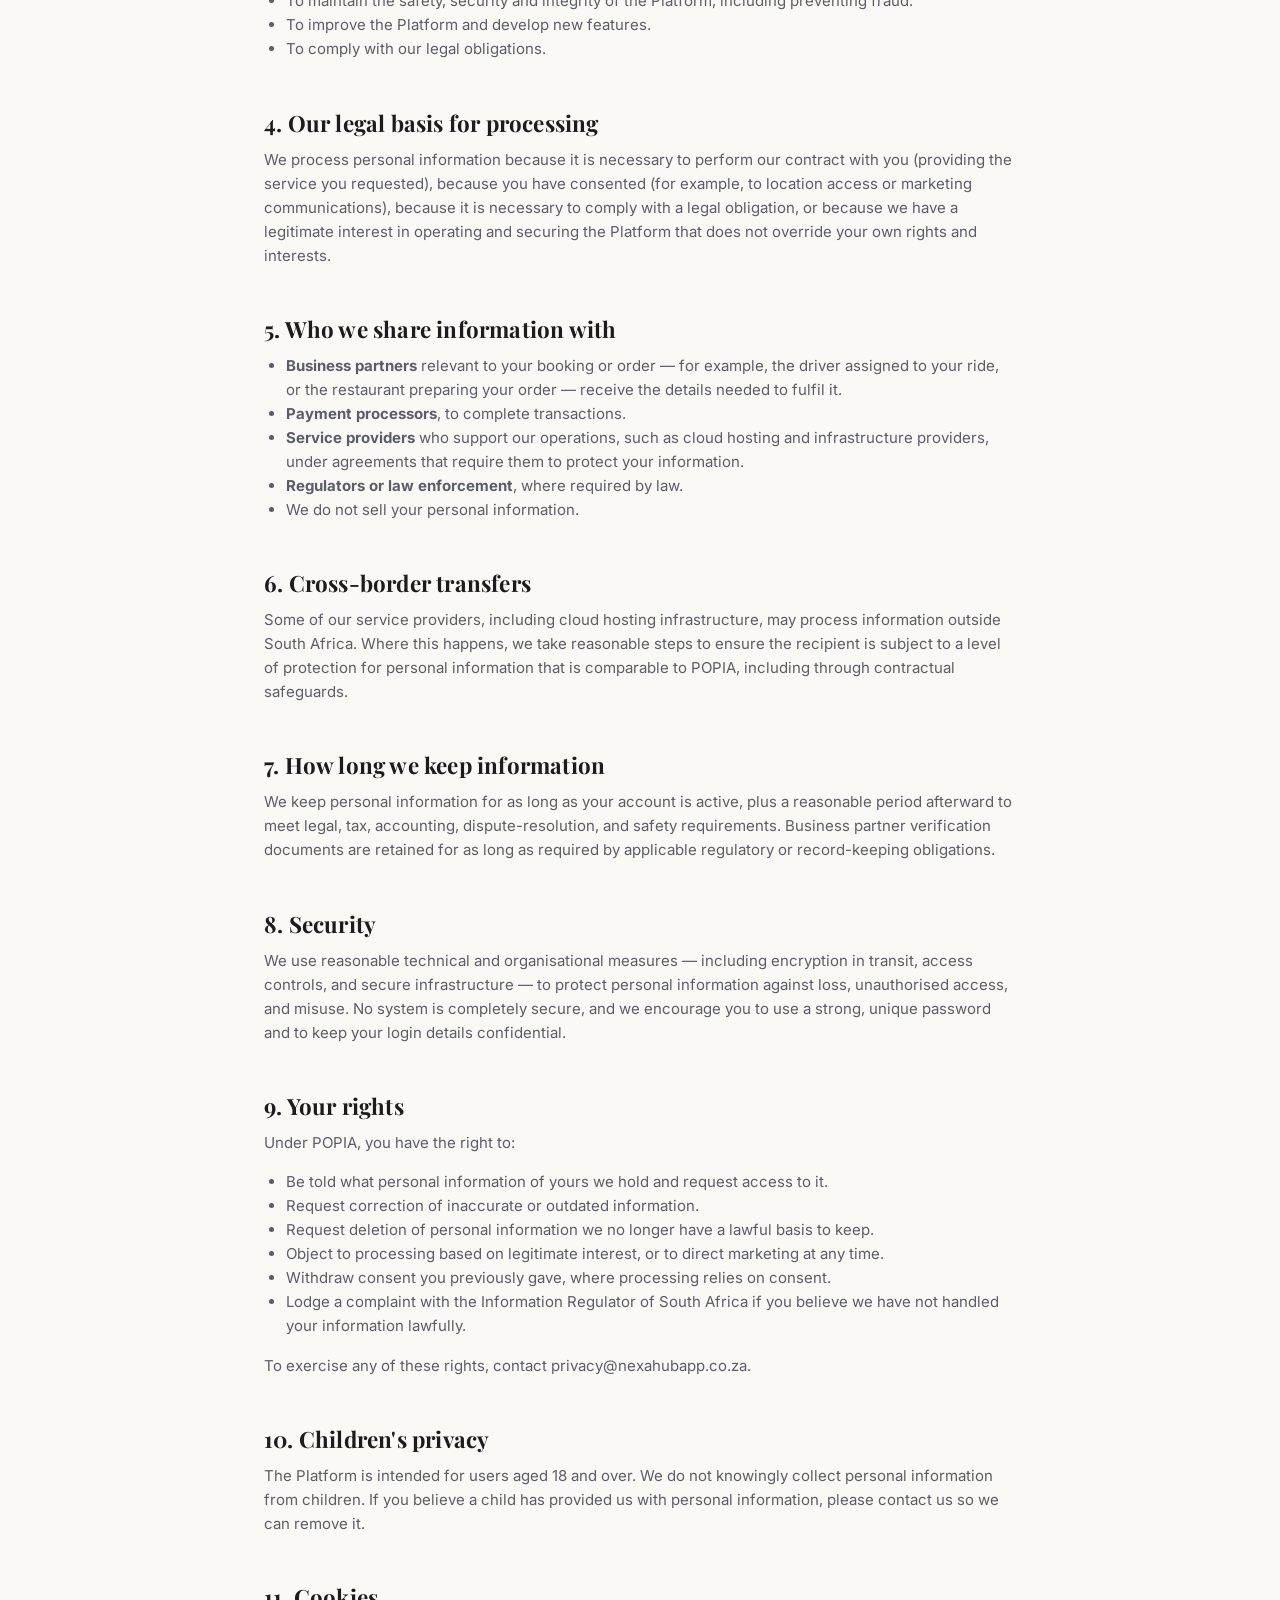
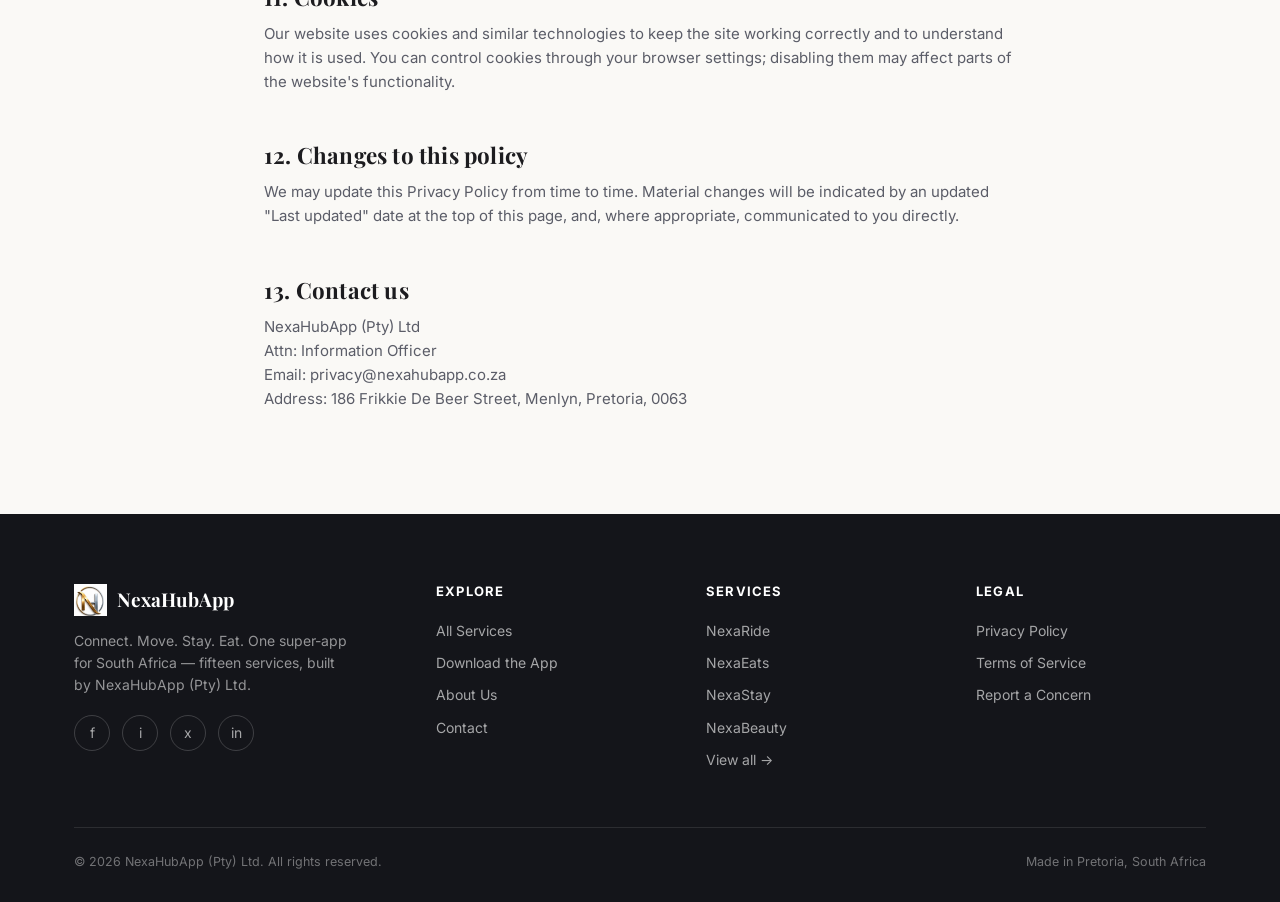
<file: privacy.html>
<!DOCTYPE html>
<html lang="en">
<head>
<meta charset="UTF-8">
<meta name="viewport" content="width=device-width, initial-scale=1.0">
<title>Privacy Policy | NexaHubApp</title>
<meta name="description" content="NexaHubApp Privacy Policy - how we collect, use and protect personal information in line with South Africa's POPIA.">
<link rel="icon" href="favicon-32.png" sizes="32x32">
<link rel="apple-touch-icon" href="favicon-32.png">
<link rel="preconnect" href="https://fonts.googleapis.com">
<link rel="preconnect" href="https://fonts.gstatic.com" crossorigin>
<link href="https://fonts.googleapis.com/css2?family=Playfair+Display:wght@600;700;800&family=Inter:wght@400;500;600;700&display=swap" rel="stylesheet">
<link rel="stylesheet" href="style.css">
</head>
<body>
<nav class="nav">
  <div class="container">
    <a href="index.html" class="brand"><img src="emblem-crop.jpg" alt="NexaHubApp" style="height:38px;width:auto;"><span>Nexa<b>HubApp</b></span></a>
    <button class="nav-toggle" aria-label="Menu"><span></span><span></span><span></span></button>
    <ul class="nav-links">
      <li><a href="index.html">Home</a></li>
      <li><a href="services.html">Services</a></li>
      <li><a href="download.html">Download</a></li>
      <li><a href="about.html">About</a></li>
      <li><a href="about.html#contact">Contact</a></li>
    </ul>
    <div class="nav-cta">
      <a href="download.html" class="btn btn-gold btn-sm">Get the App</a>
    </div>
  </div>
</nav>

<header class="page-hero">
  <div class="container">
    <div class="eyebrow">Legal</div>
    <h1>Privacy Policy</h1>
    <p class="legal-updated">Last updated: 3 October 2026</p>
  </div>
</header>

<section>
  <div class="container legal">

    <p>NexaHubApp (Pty) Ltd ("<strong>NexaHubApp</strong>", "<strong>we</strong>", "<strong>us</strong>") operates the NexaHubApp Client App, the NexaHubApp Business App, and the website at nexahubapp.co.za (together, the "<strong>Platform</strong>"), covering NexaChat, NexaRide, NexaEats, NexaEatsRide, NexaStay, NexaFlight, NexaBeauty, NexaDrive, NexaProperty, NexaMarket, NexaReels, NexaGlam, NexaTag, NexaGlobal and NexaJobs. This Privacy Policy explains what personal information we collect, why we collect it, and the rights you have over it under South Africa's Protection of Personal Information Act, 2013 ("<strong>POPIA</strong>").</p>

    <p>By using the Platform, you agree to the collection and use of information as described in this Policy. If you do not agree, please do not use the Platform.</p>

    <div class="legal-toc">
      <a href="#responsible-party">1. Responsible party &amp; Information Officer</a>
      <a href="#info-we-collect">2. Information we collect</a>
      <a href="#how-we-use">3. How we use your information</a>
      <a href="#legal-basis">4. Our legal basis for processing</a>
      <a href="#sharing">5. Who we share information with</a>
      <a href="#cross-border">6. Cross-border transfers</a>
      <a href="#retention">7. How long we keep information</a>
      <a href="#security">8. Security</a>
      <a href="#your-rights">9. Your rights</a>
      <a href="#children">10. Children's privacy</a>
      <a href="#cookies">11. Cookies</a>
      <a href="#changes">12. Changes to this policy</a>
      <a href="#contact-privacy">13. Contact us</a>
    </div>

    <h2 id="responsible-party">1. Responsible party &amp; Information Officer</h2>
    <p>NexaHubApp (Pty) Ltd is the "responsible party" under POPIA for personal information processed through the Platform. Our appointed Information Officer can be reached at <a href="mailto:privacy@nexahubapp.co.za">privacy@nexahubapp.co.za</a> for any privacy-related query, access request, or complaint.</p>

    <h2 id="info-we-collect">2. Information we collect</h2>
    <p>What we collect depends on which parts of the Platform you use:</p>
    <h3>Account &amp; profile information</h3>
    <ul>
      <li>Name, phone number, email address, and password, for every user of the Client or Business App.</li>
      <li>A profile photo, if you choose to add one.</li>
    </ul>
    <h3>Service-specific information</h3>
    <ul>
      <li><strong>NexaRide / NexaEatsRide / NexaDrive:</strong> pickup and drop-off or delivery locations, live location while a trip or delivery is active, and trip history.</li>
      <li><strong>NexaEats:</strong> your order, delivery address, and order history.</li>
      <li><strong>NexaStay / NexaFlight / NexaDrive bookings:</strong> booking dates, guest or passenger details, and booking history.</li>
      <li><strong>NexaBeauty:</strong> the appointment details and preferences you choose to share with a service provider when booking. We do not require you to disclose medical information to use NexaBeauty, and any information a provider requests directly from you for a procedure is subject to that provider's own practice and confidentiality obligations, not this Policy.</li>
      <li><strong>NexaProperty:</strong> your search criteria and enquiries sent to owners or agencies.</li>
      <li><strong>NexaMarket:</strong> your listings, messages with other users, and transaction history.</li>
      <li><strong>NexaChat:</strong> messages you send through the in-app chat, retained to support your conversations and for safety and dispute purposes.</li>
      <li><strong>NexaReels / NexaGlam:</strong> the videos, photos and captions you post, and your interactions with other users' content.</li>
      <li><strong>NexaTag:</strong> the images you save, the source links you attach to them, and your interactions with other users' saved images.</li>
      <li><strong>NexaGlobal:</strong> your reading preferences and interactions with news content, to personalise the feed shown to you.</li>
      <li><strong>NexaJobs:</strong> for companies, the job listings you post and applicant details you receive; for job seekers, your CV or profile details and the applications you submit.</li>
    </ul>
    <h3>Business partner information</h3>
    <p>If you register on the Business App as a vehicle owner, restaurant, host, hotel, airline or travel partner, beauty provider, rental company, bus operator, property owner/agency, or company posting job opportunities, we additionally collect verification documents relevant to your category, which may include identity documents, driver's licences, vehicle registration and licence disc details, business registration documents, and property or listing ownership evidence.</p>
    <h3>Payment information</h3>
    <p>Payments on the Platform are processed by third-party payment processors. We store limited transaction records (such as amount, date, and status) but do not store full card numbers ourselves.</p>
    <h3>Technical information</h3>
    <p>Device type, operating system, app version, IP address, and general usage/diagnostic data, collected automatically to keep the Platform secure and working correctly.</p>

    <h3>Device permissions we request</h3>
    <p>With your consent, the app requests access to certain device features. You can grant or revoke these at any time in your device settings, and the app only uses them for the purpose described:</p>
    <ul>
      <li><strong>Location</strong> &mdash; to enable e-hailing, deliveries, nearby search, and live trip or delivery tracking (NexaRide, NexaEats, NexaEatsRide, NexaDrive and related services).</li>
      <li><strong>Camera &amp; microphone</strong> &mdash; to make and receive in-app voice and video calls in NexaChat, and to capture photos or videos you choose to share (for example, a profile photo, a NexaReels clip, a NexaGlam photo, a NexaMarket listing image, or a verification document).</li>
      <li><strong>Photos &amp; media</strong> &mdash; to let you select and upload existing images or videos from your device for the features above.</li>
      <li><strong>Contacts</strong> &mdash; where you choose to use it, to help you find and connect with people you know on NexaChat. We access your contacts only with your permission and do not upload your full contact list without your consent.</li>
      <li><strong>Notifications</strong> &mdash; to alert you to incoming calls and messages, order and booking updates, and important account activity.</li>
    </ul>
    <p>Declining a permission only disables the specific feature that needs it; the rest of the app continues to work.</p>

    <h2 id="how-we-use">3. How we use your information</h2>
    <ul>
      <li>To create and manage your account and provide the specific service you request (a ride, an order, a booking, a listing, a chat, and so on).</li>
      <li>To connect you with the relevant business partner and facilitate that transaction, including sharing the minimum information each side needs to complete it (for example, a driver receiving your pickup location).</li>
      <li>To process payments and maintain transaction records.</li>
      <li>To verify business partners before they can accept bookings or list services.</li>
      <li>To communicate with you about your account, bookings, or support queries.</li>
      <li>To maintain the safety, security and integrity of the Platform, including preventing fraud.</li>
      <li>To improve the Platform and develop new features.</li>
      <li>To comply with our legal obligations.</li>
    </ul>

    <h2 id="legal-basis">4. Our legal basis for processing</h2>
    <p>We process personal information because it is necessary to perform our contract with you (providing the service you requested), because you have consented (for example, to location access or marketing communications), because it is necessary to comply with a legal obligation, or because we have a legitimate interest in operating and securing the Platform that does not override your own rights and interests.</p>

    <h2 id="sharing">5. Who we share information with</h2>
    <ul>
      <li><strong>Business partners</strong> relevant to your booking or order &mdash; for example, the driver assigned to your ride, or the restaurant preparing your order &mdash; receive the details needed to fulfil it.</li>
      <li><strong>Payment processors</strong>, to complete transactions.</li>
      <li><strong>Service providers</strong> who support our operations, such as cloud hosting and infrastructure providers, under agreements that require them to protect your information.</li>
      <li><strong>Regulators or law enforcement</strong>, where required by law.</li>
      <li>We do not sell your personal information.</li>
    </ul>

    <h2 id="cross-border">6. Cross-border transfers</h2>
    <p>Some of our service providers, including cloud hosting infrastructure, may process information outside South Africa. Where this happens, we take reasonable steps to ensure the recipient is subject to a level of protection for personal information that is comparable to POPIA, including through contractual safeguards.</p>

    <h2 id="retention">7. How long we keep information</h2>
    <p>We keep personal information for as long as your account is active, plus a reasonable period afterward to meet legal, tax, accounting, dispute-resolution, and safety requirements. Business partner verification documents are retained for as long as required by applicable regulatory or record-keeping obligations.</p>

    <h2 id="security">8. Security</h2>
    <p>We use reasonable technical and organisational measures &mdash; including encryption in transit, access controls, and secure infrastructure &mdash; to protect personal information against loss, unauthorised access, and misuse. No system is completely secure, and we encourage you to use a strong, unique password and to keep your login details confidential.</p>

    <h2 id="your-rights">9. Your rights</h2>
    <p>Under POPIA, you have the right to:</p>
    <ul>
      <li>Be told what personal information of yours we hold and request access to it.</li>
      <li>Request correction of inaccurate or outdated information.</li>
      <li>Request deletion of personal information we no longer have a lawful basis to keep.</li>
      <li>Object to processing based on legitimate interest, or to direct marketing at any time.</li>
      <li>Withdraw consent you previously gave, where processing relies on consent.</li>
      <li>Lodge a complaint with the Information Regulator of South Africa if you believe we have not handled your information lawfully.</li>
    </ul>
    <p>To exercise any of these rights, contact <a href="mailto:privacy@nexahubapp.co.za">privacy@nexahubapp.co.za</a>.</p>

    <h2 id="children">10. Children's privacy</h2>
    <p>The Platform is intended for users aged 18 and over. We do not knowingly collect personal information from children. If you believe a child has provided us with personal information, please contact us so we can remove it.</p>

    <h2 id="cookies">11. Cookies</h2>
    <p>Our website uses cookies and similar technologies to keep the site working correctly and to understand how it is used. You can control cookies through your browser settings; disabling them may affect parts of the website's functionality.</p>

    <h2 id="changes">12. Changes to this policy</h2>
    <p>We may update this Privacy Policy from time to time. Material changes will be indicated by an updated "Last updated" date at the top of this page, and, where appropriate, communicated to you directly.</p>

    <h2 id="contact-privacy">13. Contact us</h2>
    <p>NexaHubApp (Pty) Ltd<br>
    Attn: Information Officer<br>
    Email: <a href="mailto:privacy@nexahubapp.co.za">privacy@nexahubapp.co.za</a><br>
    Address: 186 Frikkie De Beer Street, Menlyn, Pretoria, 0063</p>

  </div>
</section>
<footer>
  <div class="container">
    <div class="footer-grid">
      <div>
        <div class="footer-brand"><img src="emblem-crop.jpg" alt="NexaHubApp"><strong style="color:#fff;font-family:'Playfair Display',serif;font-size:19px;">NexaHubApp</strong></div>
        <p style="color:rgba(255,255,255,.55);font-size:14px;max-width:280px;">Connect. Move. Stay. Eat. One super-app for South Africa &mdash; fifteen services, built by NexaHubApp (Pty) Ltd.</p>
        <div class="social-row" style="margin-top:18px;">
          <a href="#" aria-label="Facebook">f</a>
          <a href="#" aria-label="Instagram">i</a>
          <a href="#" aria-label="X / Twitter">x</a>
          <a href="#" aria-label="LinkedIn">in</a>
        </div>
      </div>
      <div>
        <h4>Explore</h4>
        <a href="services.html">All Services</a>
        <a href="download.html">Download the App</a>
        <a href="about.html">About Us</a>
        <a href="about.html#contact">Contact</a>
      </div>
      <div>
        <h4>Services</h4>
        <a href="services.html#ride">NexaRide</a>
        <a href="services.html#eats">NexaEats</a>
        <a href="services.html#stay">NexaStay</a>
        <a href="services.html#beauty">NexaBeauty</a>
        <a href="services.html">View all &rarr;</a>
      </div>
      <div>
        <h4>Legal</h4>
        <a href="privacy.html">Privacy Policy</a>
        <a href="terms.html">Terms of Service</a>
        <a href="about.html#contact">Report a Concern</a>
      </div>
    </div>
    <div class="footer-bottom">
      <span>&copy; <span data-year></span> NexaHubApp (Pty) Ltd. All rights reserved.</span>
      <span>Made in Pretoria, South Africa</span>
    </div>
  </div>
</footer>
<script src="main.js"></script>
</body>
</html>
</file>
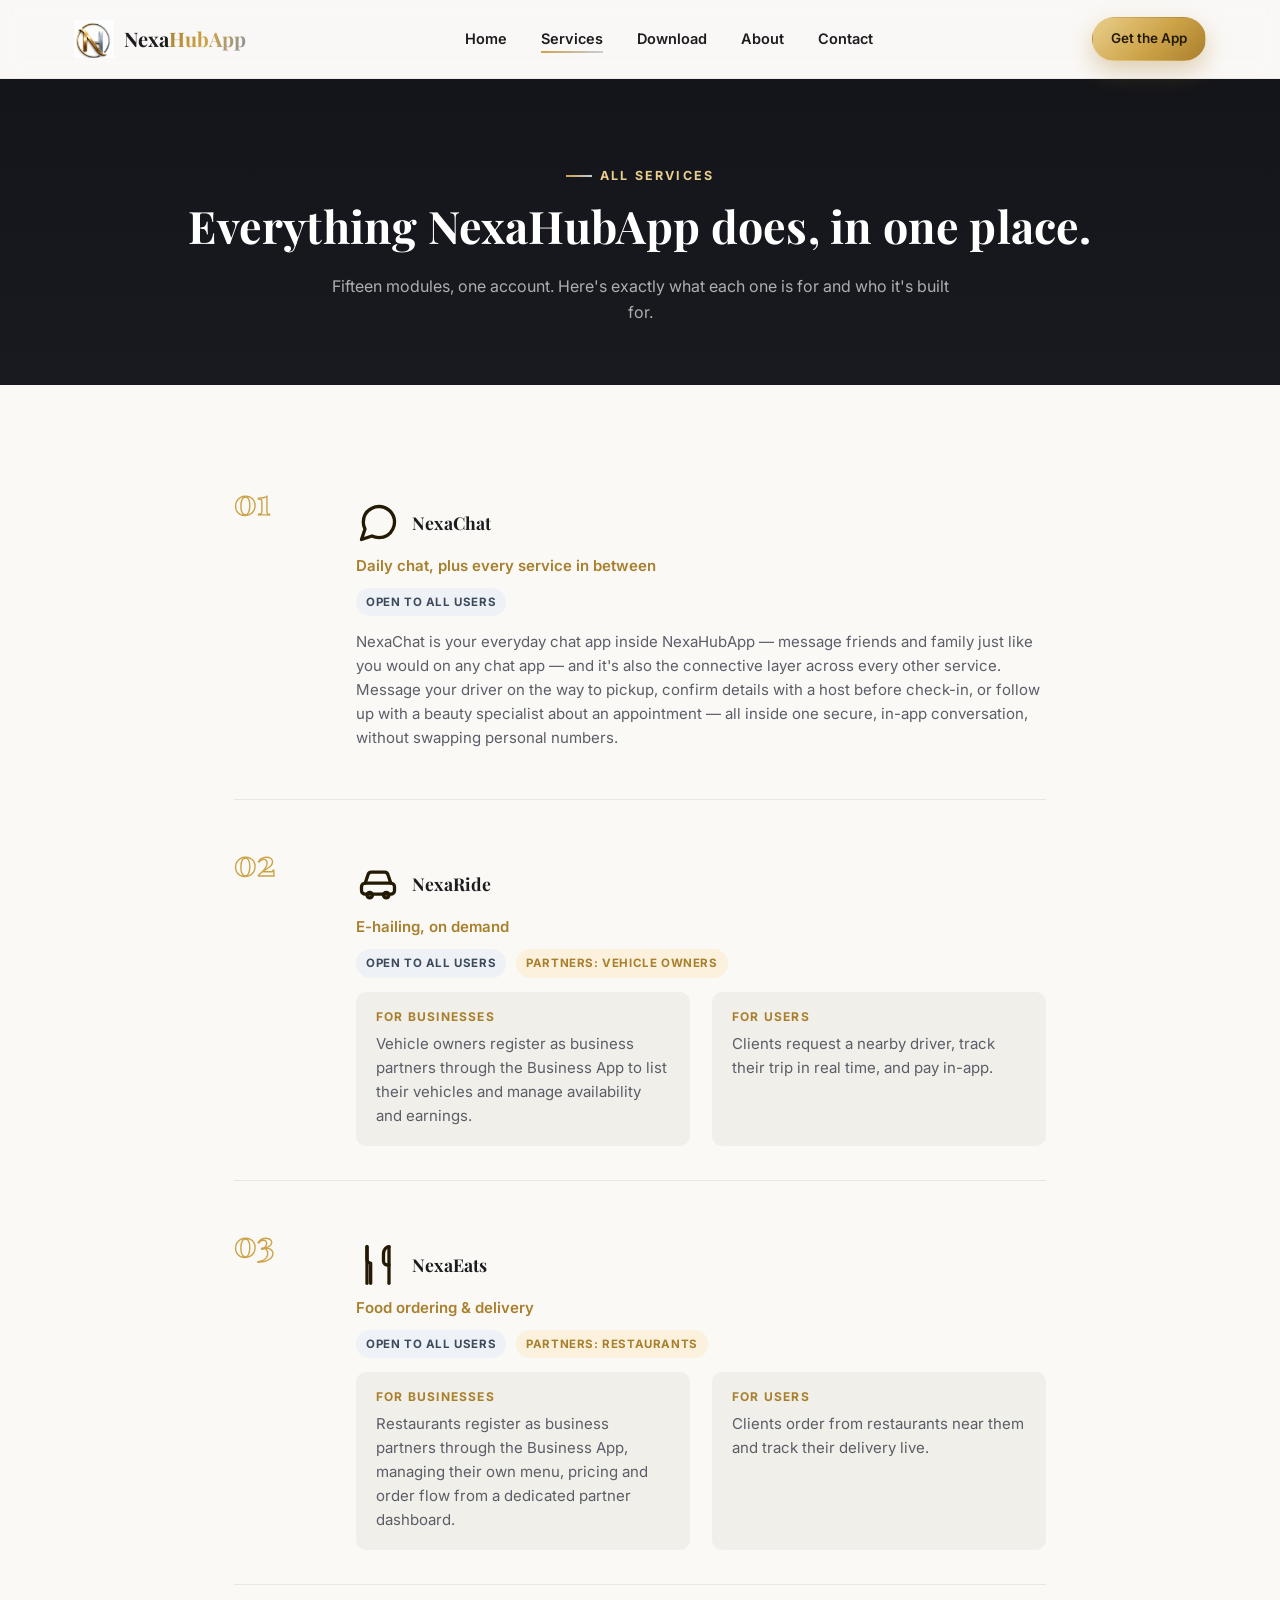
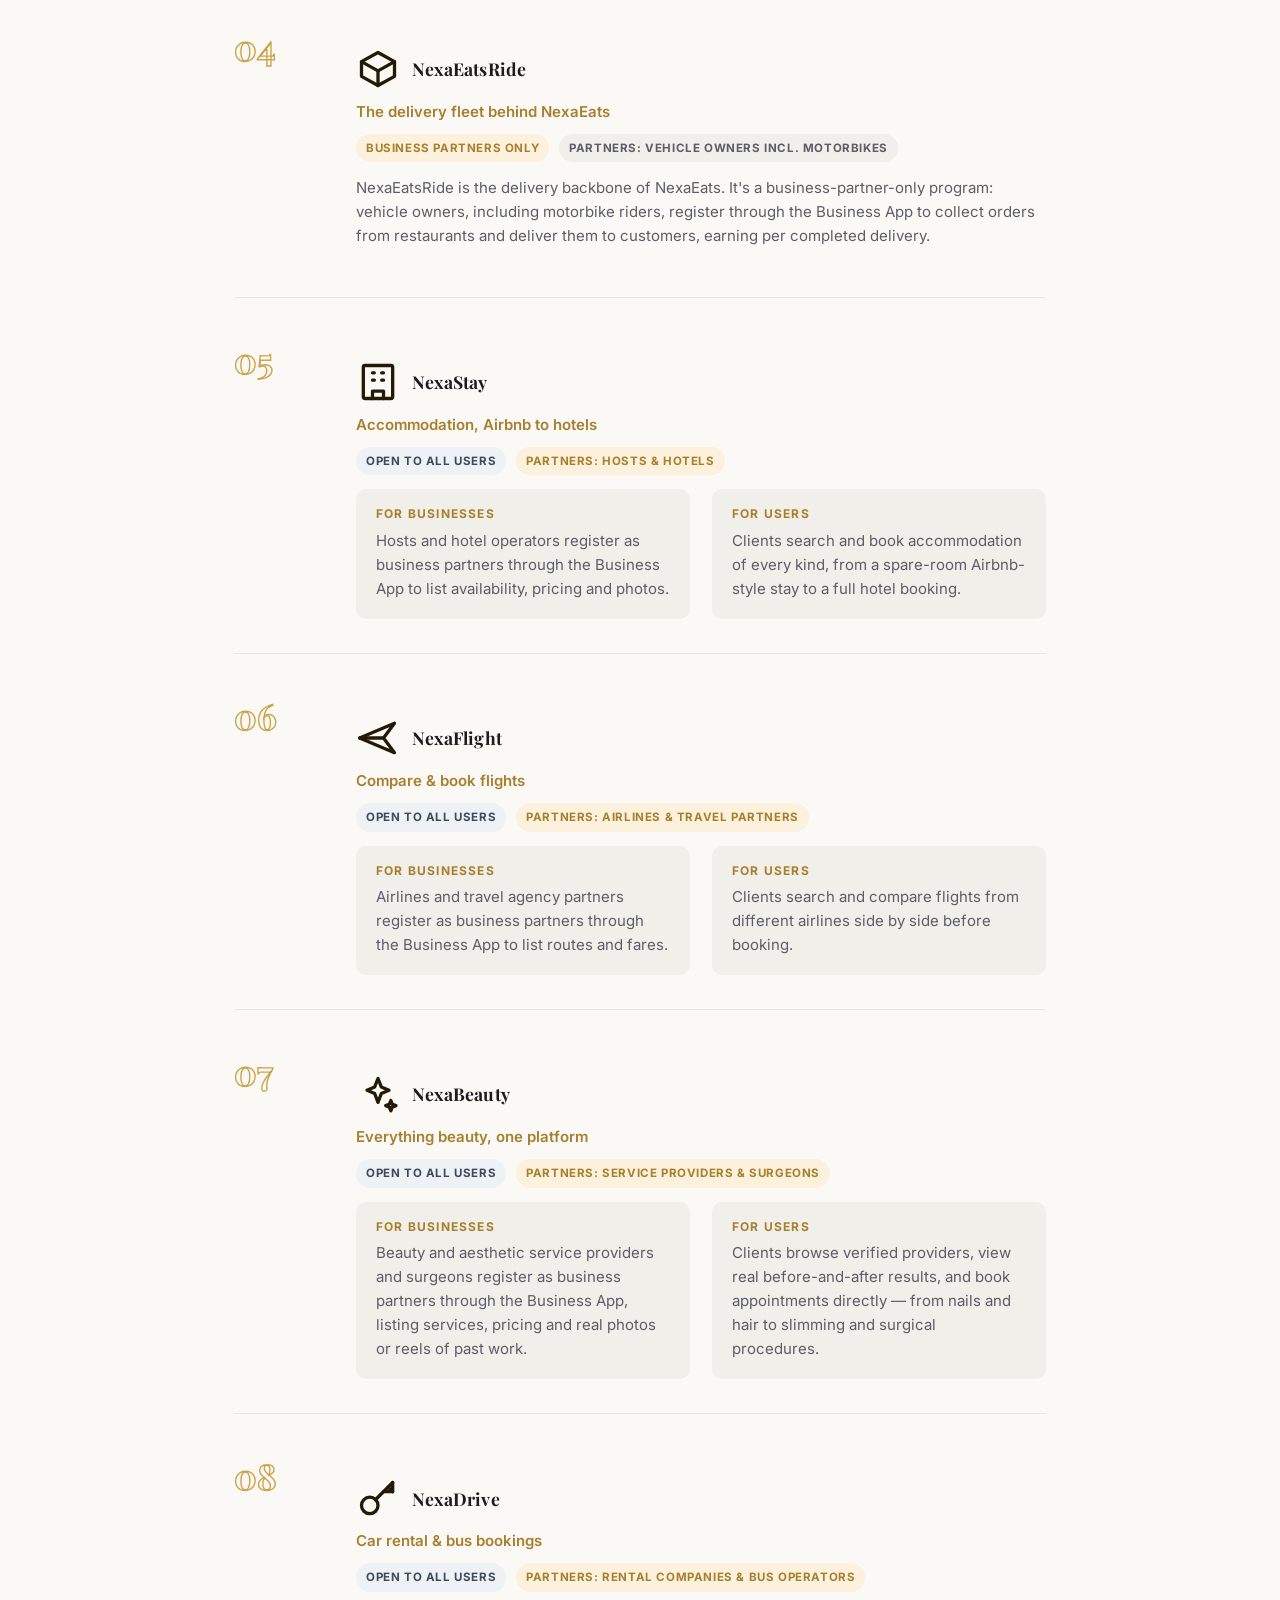
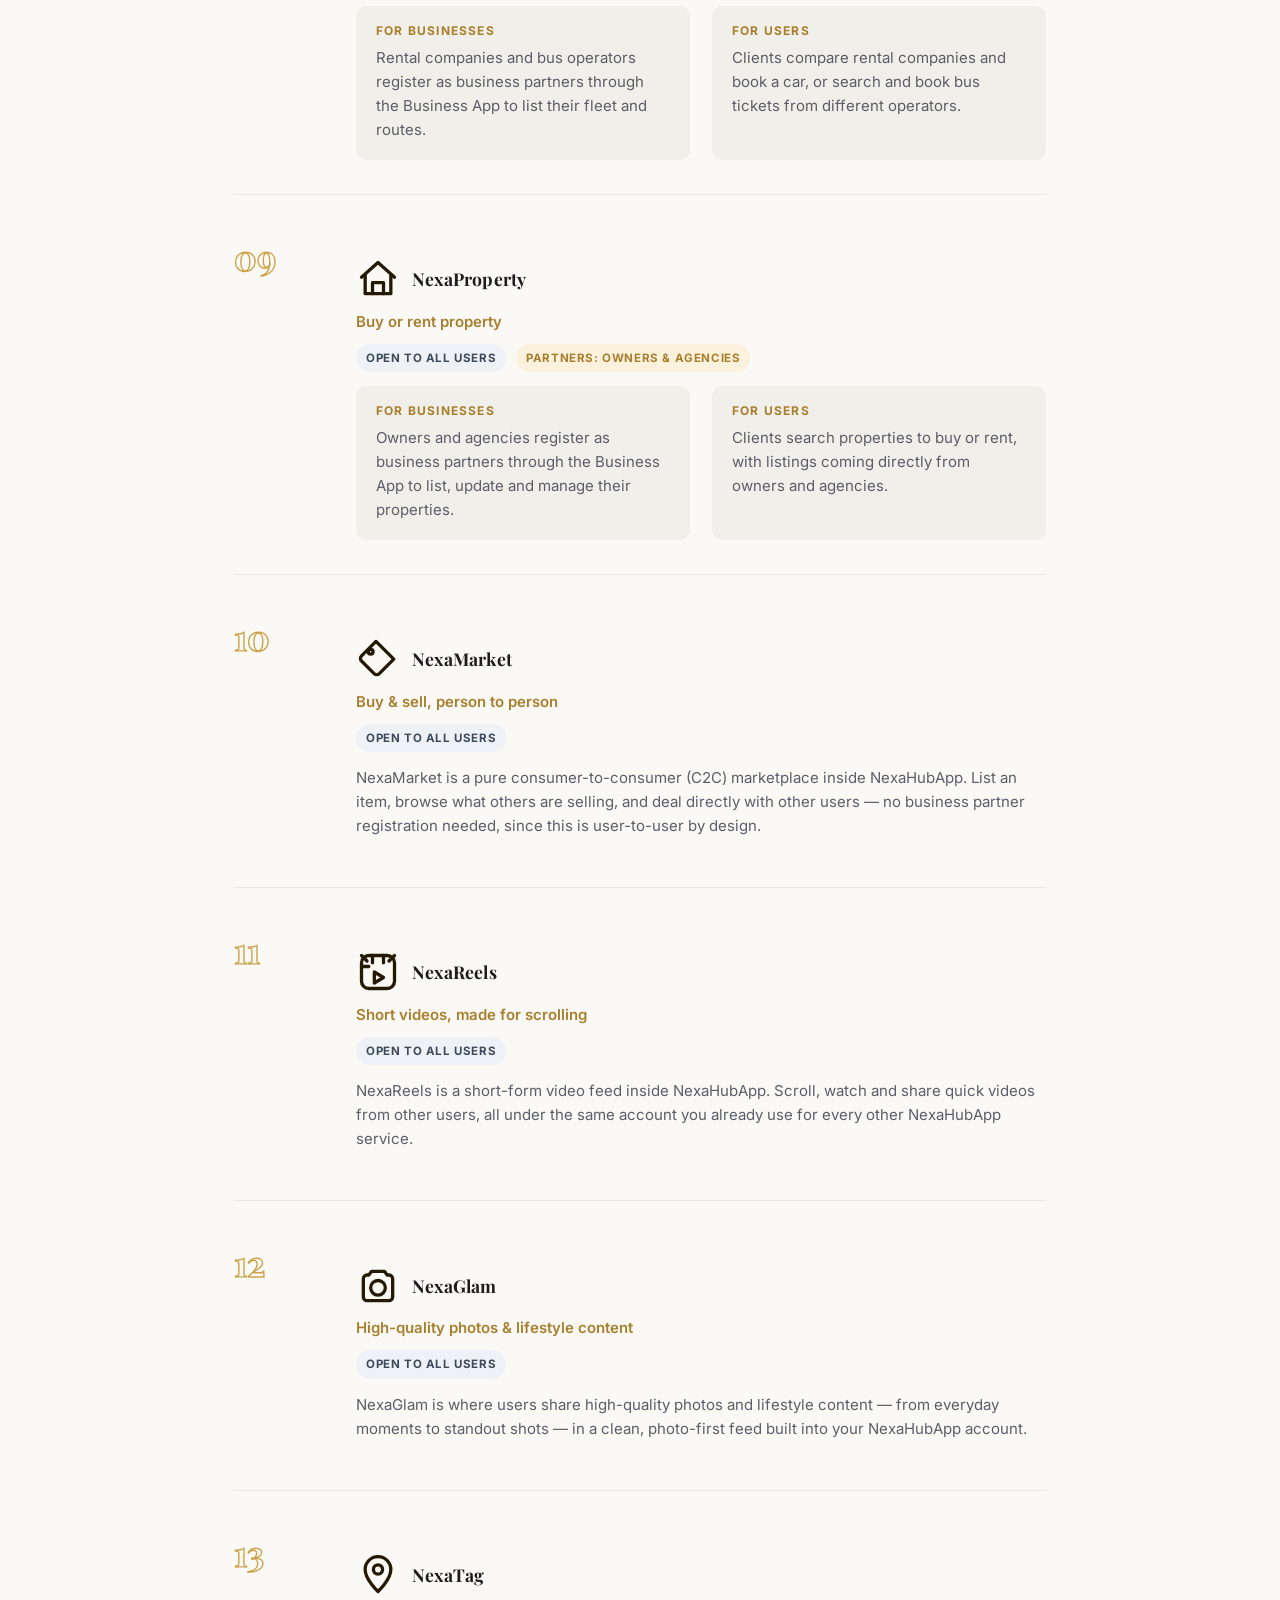
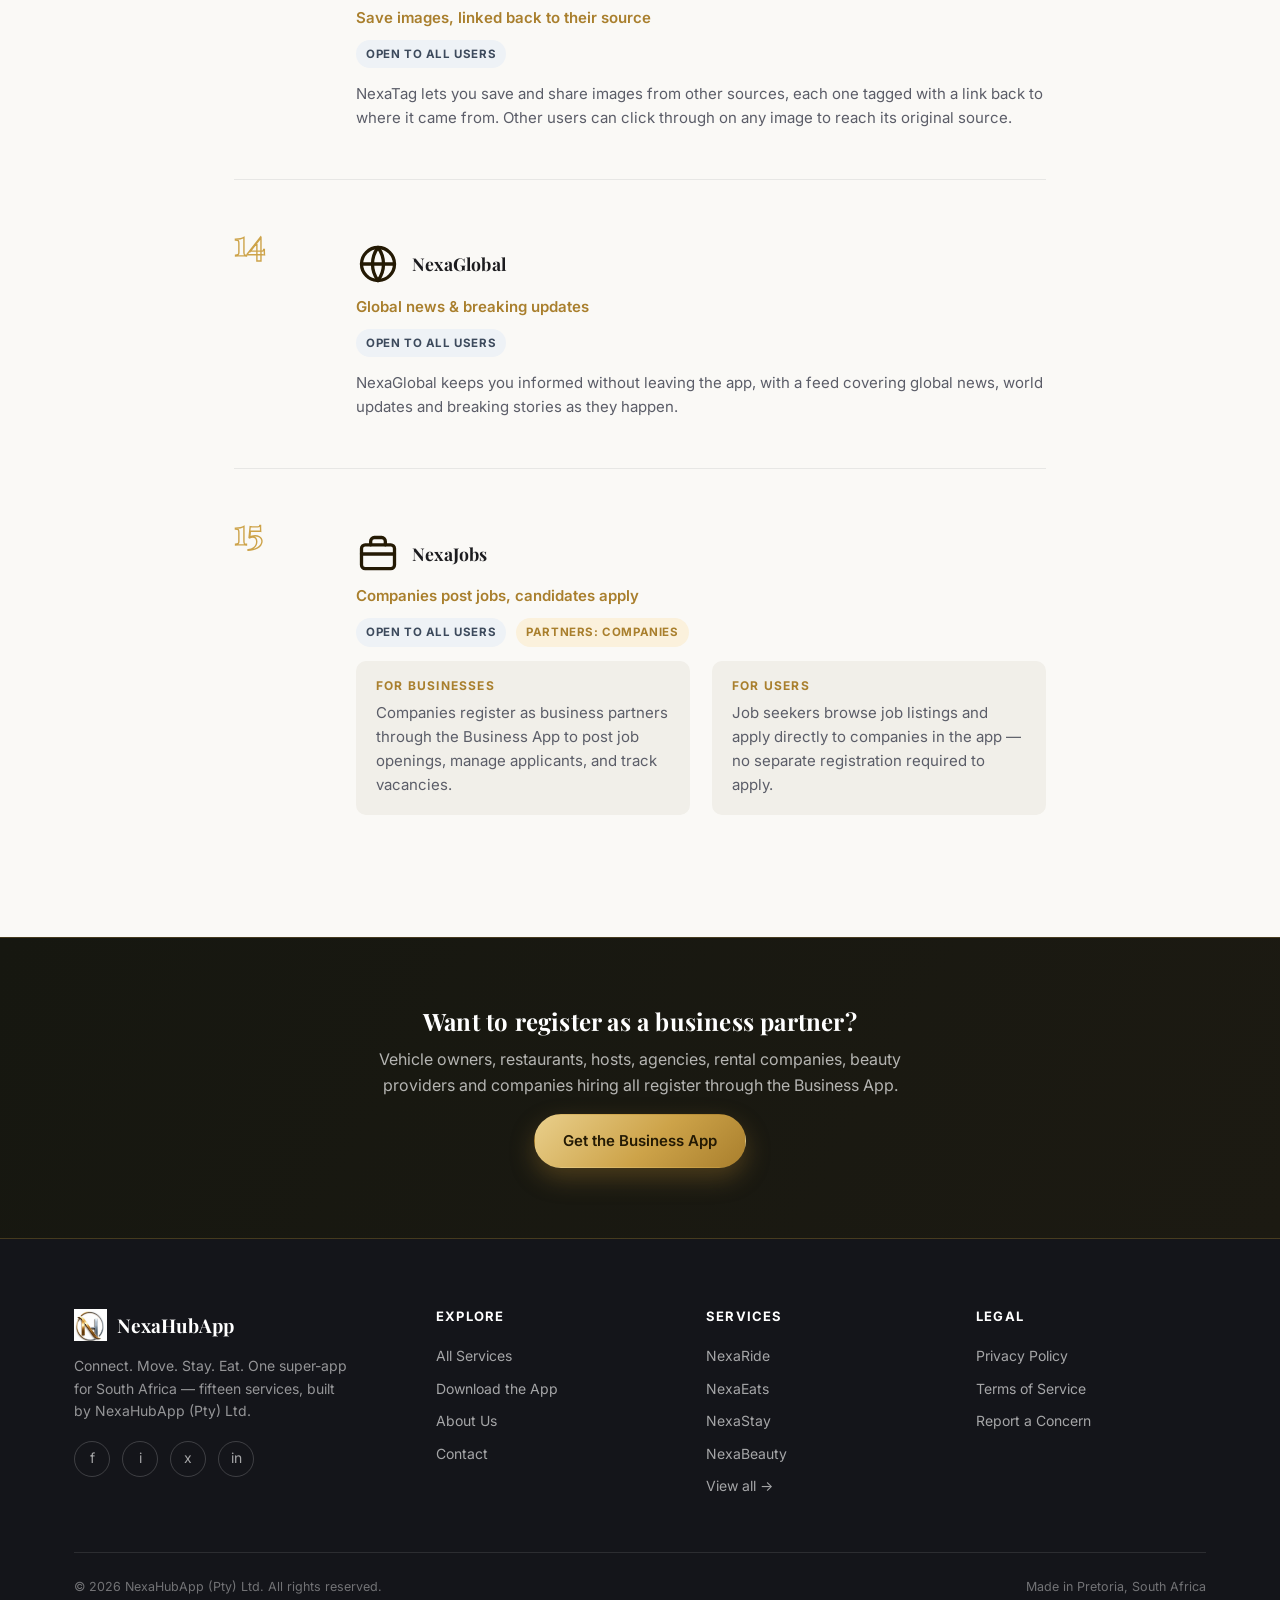
<file: services.html>
<!DOCTYPE html>
<html lang="en">
<head>
<meta charset="UTF-8">
<meta name="viewport" content="width=device-width, initial-scale=1.0">
<title>Services | NexaHubApp</title>
<meta name="description" content="Every NexaHubApp module explained: NexaChat, NexaRide, NexaEats, NexaEatsRide, NexaStay, NexaFlight, NexaBeauty, NexaDrive, NexaProperty, NexaMarket, NexaReels, NexaGlam, NexaTag, NexaGlobal and NexaJobs.">
<link rel="icon" href="favicon-32.png" sizes="32x32">
<link rel="apple-touch-icon" href="favicon-32.png">
<link rel="preconnect" href="https://fonts.googleapis.com">
<link rel="preconnect" href="https://fonts.gstatic.com" crossorigin>
<link href="https://fonts.googleapis.com/css2?family=Playfair+Display:wght@600;700;800&family=Inter:wght@400;500;600;700&display=swap" rel="stylesheet">
<link rel="stylesheet" href="style.css">
</head>
<body>
<nav class="nav">
  <div class="container">
    <a href="index.html" class="brand"><img src="emblem-crop.jpg" alt="NexaHubApp" style="height:38px;width:auto;"><span>Nexa<b>HubApp</b></span></a>
    <button class="nav-toggle" aria-label="Menu"><span></span><span></span><span></span></button>
    <ul class="nav-links">
      <li><a href="index.html">Home</a></li>
      <li><a href="services.html">Services</a></li>
      <li><a href="download.html">Download</a></li>
      <li><a href="about.html">About</a></li>
      <li><a href="about.html#contact">Contact</a></li>
    </ul>
    <div class="nav-cta">
      <a href="download.html" class="btn btn-gold btn-sm">Get the App</a>
    </div>
  </div>
</nav>

<header class="page-hero">
  <div class="container">
    <div class="eyebrow">All Services</div>
    <h1>Everything NexaHubApp does, in one place.</h1>
    <p>Fifteen modules, one account. Here's exactly what each one is for and who it's built for.</p>
  </div>
</header>

<section>
  <div class="container legal" style="max-width:860px;">
    <div class="service-row" id="chat">
          <div class="service-num">01</div>
          <div>
            <h3><span class="icon" style="width:44px;height:44px;border-radius:12px;"><svg viewBox="0 0 24 24" fill="none" stroke="#241a04" stroke-width="1.8" stroke-linecap="round" stroke-linejoin="round"><path d="M21 11.5a8.38 8.38 0 0 1-.9 3.8 8.5 8.5 0 0 1-7.6 4.7 8.38 8.38 0 0 1-3.8-.9L3 21l1.9-5.7a8.38 8.38 0 0 1-.9-3.8 8.5 8.5 0 0 1 4.7-7.6 8.38 8.38 0 0 1 3.8-.9h.5a8.48 8.48 0 0 1 8 8v.5z"/></svg></span>NexaChat</h3>
            <p style="color:var(--gold-deep);font-weight:600;margin-bottom:10px;">Daily chat, plus every service in between</p>
            <div class="service-meta"><span class="tag tag-consumer">Open to all users</span></div>
            <p>NexaChat is your everyday chat app inside NexaHubApp — message friends and family just like you would on any chat app — and it's also the connective layer across every other service. Message your driver on the way to pickup, confirm details with a host before check-in, or follow up with a beauty specialist about an appointment — all inside one secure, in-app conversation, without swapping personal numbers.</p>
          </div>
        </div>
<div class="service-row" id="ride">
          <div class="service-num">02</div>
          <div>
            <h3><span class="icon" style="width:44px;height:44px;border-radius:12px;"><svg viewBox="0 0 24 24" fill="none" stroke="#241a04" stroke-width="1.8" stroke-linecap="round" stroke-linejoin="round"><path d="M5 11l1.5-4.5A2 2 0 0 1 8.4 5h7.2a2 2 0 0 1 1.9 1.5L19 11"/><rect x="3" y="11" width="18" height="6" rx="2"/><circle cx="7.5" cy="17.5" r="1.5"/><circle cx="16.5" cy="17.5" r="1.5"/></svg></span>NexaRide</h3>
            <p style="color:var(--gold-deep);font-weight:600;margin-bottom:10px;">E-hailing, on demand</p>
            <div class="service-meta"><span class="tag tag-consumer">Open to all users</span><span class="tag tag-partner">Partners: Vehicle Owners</span></div>
            <div class="service-split">
              <div class="service-split-col">
                <h4>For Businesses</h4>
                <p>Vehicle owners register as business partners through the Business App to list their vehicles and manage availability and earnings.</p>
              </div>
              <div class="service-split-col">
                <h4>For Users</h4>
                <p>Clients request a nearby driver, track their trip in real time, and pay in-app.</p>
              </div>
            </div>
          </div>
        </div>
<div class="service-row" id="eats">
          <div class="service-num">03</div>
          <div>
            <h3><span class="icon" style="width:44px;height:44px;border-radius:12px;"><svg viewBox="0 0 24 24" fill="none" stroke="#241a04" stroke-width="1.8" stroke-linecap="round" stroke-linejoin="round"><path d="M6 2v7a2 2 0 0 0 2 2v11"/><path d="M6 2v20"/><path d="M18 2c-1.6 0-3 1.6-3 4v4a2 2 0 0 0 2 2h1"/><path d="M18 2v20"/></svg></span>NexaEats</h3>
            <p style="color:var(--gold-deep);font-weight:600;margin-bottom:10px;">Food ordering & delivery</p>
            <div class="service-meta"><span class="tag tag-consumer">Open to all users</span><span class="tag tag-partner">Partners: Restaurants</span></div>
            <div class="service-split">
              <div class="service-split-col">
                <h4>For Businesses</h4>
                <p>Restaurants register as business partners through the Business App, managing their own menu, pricing and order flow from a dedicated partner dashboard.</p>
              </div>
              <div class="service-split-col">
                <h4>For Users</h4>
                <p>Clients order from restaurants near them and track their delivery live.</p>
              </div>
            </div>
          </div>
        </div>
<div class="service-row" id="eatsride">
          <div class="service-num">04</div>
          <div>
            <h3><span class="icon" style="width:44px;height:44px;border-radius:12px;"><svg viewBox="0 0 24 24" fill="none" stroke="#241a04" stroke-width="1.8" stroke-linecap="round" stroke-linejoin="round"><path d="M21 8l-9-5-9 5 9 5 9-5z"/><path d="M3 8v8l9 5 9-5V8"/><path d="M12 13v8"/></svg></span>NexaEatsRide</h3>
            <p style="color:var(--gold-deep);font-weight:600;margin-bottom:10px;">The delivery fleet behind NexaEats</p>
            <div class="service-meta"><span class="tag tag-partner">Business partners only</span><span class="tag">Partners: Vehicle Owners incl. Motorbikes</span></div>
            <p>NexaEatsRide is the delivery backbone of NexaEats. It's a business-partner-only program: vehicle owners, including motorbike riders, register through the Business App to collect orders from restaurants and deliver them to customers, earning per completed delivery.</p>
          </div>
        </div>
<div class="service-row" id="stay">
          <div class="service-num">05</div>
          <div>
            <h3><span class="icon" style="width:44px;height:44px;border-radius:12px;"><svg viewBox="0 0 24 24" fill="none" stroke="#241a04" stroke-width="1.8" stroke-linecap="round" stroke-linejoin="round"><rect x="4" y="3" width="16" height="18" rx="1"/><path d="M9 21v-4h6v4"/><path d="M9 7h1M14 7h1M9 11h1M14 11h1"/></svg></span>NexaStay</h3>
            <p style="color:var(--gold-deep);font-weight:600;margin-bottom:10px;">Accommodation, Airbnb to hotels</p>
            <div class="service-meta"><span class="tag tag-consumer">Open to all users</span><span class="tag tag-partner">Partners: Hosts & Hotels</span></div>
            <div class="service-split">
              <div class="service-split-col">
                <h4>For Businesses</h4>
                <p>Hosts and hotel operators register as business partners through the Business App to list availability, pricing and photos.</p>
              </div>
              <div class="service-split-col">
                <h4>For Users</h4>
                <p>Clients search and book accommodation of every kind, from a spare-room Airbnb-style stay to a full hotel booking.</p>
              </div>
            </div>
          </div>
        </div>
<div class="service-row" id="flight">
          <div class="service-num">06</div>
          <div>
            <h3><span class="icon" style="width:44px;height:44px;border-radius:12px;"><svg viewBox="0 0 24 24" fill="none" stroke="#241a04" stroke-width="1.8" stroke-linecap="round" stroke-linejoin="round"><path d="M2 12l19-8-6 8 6 8-19-8z"/><path d="M2 12h13"/></svg></span>NexaFlight</h3>
            <p style="color:var(--gold-deep);font-weight:600;margin-bottom:10px;">Compare & book flights</p>
            <div class="service-meta"><span class="tag tag-consumer">Open to all users</span><span class="tag tag-partner">Partners: Airlines & Travel Partners</span></div>
            <div class="service-split">
              <div class="service-split-col">
                <h4>For Businesses</h4>
                <p>Airlines and travel agency partners register as business partners through the Business App to list routes and fares.</p>
              </div>
              <div class="service-split-col">
                <h4>For Users</h4>
                <p>Clients search and compare flights from different airlines side by side before booking.</p>
              </div>
            </div>
          </div>
        </div>
<div class="service-row" id="beauty">
          <div class="service-num">07</div>
          <div>
            <h3><span class="icon" style="width:44px;height:44px;border-radius:12px;"><svg viewBox="0 0 24 24" fill="none" stroke="#241a04" stroke-width="1.8" stroke-linecap="round" stroke-linejoin="round"><path d="M12 3l1.8 4.6L18 9.4l-4.2 1.8L12 16l-1.8-4.8L6 9.4l4.2-1.8L12 3z"/><path d="M19 15l.8 2 2 .8-2 .8-.8 2-.8-2-2-.8 2-.8.8-2z"/></svg></span>NexaBeauty</h3>
            <p style="color:var(--gold-deep);font-weight:600;margin-bottom:10px;">Everything beauty, one platform</p>
            <div class="service-meta"><span class="tag tag-consumer">Open to all users</span><span class="tag tag-partner">Partners: Service Providers & Surgeons</span></div>
            <div class="service-split">
              <div class="service-split-col">
                <h4>For Businesses</h4>
                <p>Beauty and aesthetic service providers and surgeons register as business partners through the Business App, listing services, pricing and real photos or reels of past work.</p>
              </div>
              <div class="service-split-col">
                <h4>For Users</h4>
                <p>Clients browse verified providers, view real before-and-after results, and book appointments directly — from nails and hair to slimming and surgical procedures.</p>
              </div>
            </div>
          </div>
        </div>
<div class="service-row" id="drive">
          <div class="service-num">08</div>
          <div>
            <h3><span class="icon" style="width:44px;height:44px;border-radius:12px;"><svg viewBox="0 0 24 24" fill="none" stroke="#241a04" stroke-width="1.8" stroke-linecap="round" stroke-linejoin="round"><circle cx="7.5" cy="15.5" r="4.5"/><path d="M10.6 12.4L20 3"/><path d="M20 3v5h-5"/><path d="M17.5 5.5L20 8"/></svg></span>NexaDrive</h3>
            <p style="color:var(--gold-deep);font-weight:600;margin-bottom:10px;">Car rental & bus bookings</p>
            <div class="service-meta"><span class="tag tag-consumer">Open to all users</span><span class="tag tag-partner">Partners: Rental Companies & Bus Operators</span></div>
            <div class="service-split">
              <div class="service-split-col">
                <h4>For Businesses</h4>
                <p>Rental companies and bus operators register as business partners through the Business App to list their fleet and routes.</p>
              </div>
              <div class="service-split-col">
                <h4>For Users</h4>
                <p>Clients compare rental companies and book a car, or search and book bus tickets from different operators.</p>
              </div>
            </div>
          </div>
        </div>
<div class="service-row" id="property">
          <div class="service-num">09</div>
          <div>
            <h3><span class="icon" style="width:44px;height:44px;border-radius:12px;"><svg viewBox="0 0 24 24" fill="none" stroke="#241a04" stroke-width="1.8" stroke-linecap="round" stroke-linejoin="round"><path d="M3 11l9-8 9 8"/><path d="M5 10v10h14V10"/><path d="M9 20v-6h6v6"/></svg></span>NexaProperty</h3>
            <p style="color:var(--gold-deep);font-weight:600;margin-bottom:10px;">Buy or rent property</p>
            <div class="service-meta"><span class="tag tag-consumer">Open to all users</span><span class="tag tag-partner">Partners: Owners & Agencies</span></div>
            <div class="service-split">
              <div class="service-split-col">
                <h4>For Businesses</h4>
                <p>Owners and agencies register as business partners through the Business App to list, update and manage their properties.</p>
              </div>
              <div class="service-split-col">
                <h4>For Users</h4>
                <p>Clients search properties to buy or rent, with listings coming directly from owners and agencies.</p>
              </div>
            </div>
          </div>
        </div>
<div class="service-row" id="market">
          <div class="service-num">10</div>
          <div>
            <h3><span class="icon" style="width:44px;height:44px;border-radius:12px;"><svg viewBox="0 0 24 24" fill="none" stroke="#241a04" stroke-width="1.8" stroke-linecap="round" stroke-linejoin="round"><path d="M20.6 12.1L12.7 20a2 2 0 0 1-2.8 0l-6.9-6.9a2 2 0 0 1 0-2.8L10.9 2.4 20.6 12.1z"/><circle cx="8" cy="8" r="1.3"/></svg></span>NexaMarket</h3>
            <p style="color:var(--gold-deep);font-weight:600;margin-bottom:10px;">Buy & sell, person to person</p>
            <div class="service-meta"><span class="tag tag-consumer">Open to all users</span></div>
            <p>NexaMarket is a pure consumer-to-consumer (C2C) marketplace inside NexaHubApp. List an item, browse what others are selling, and deal directly with other users — no business partner registration needed, since this is user-to-user by design.</p>
          </div>
        </div>
<div class="service-row" id="reels">
          <div class="service-num">11</div>
          <div>
            <h3><span class="icon" style="width:44px;height:44px;border-radius:12px;"><svg viewBox="0 0 24 24" fill="none" stroke="#241a04" stroke-width="1.8" stroke-linecap="round" stroke-linejoin="round"><rect x="3" y="3" width="18" height="18" rx="4"/><path d="M3 9h4M9 3v4M15 3v4M3 3l3 3M21 3l-3 3"/><path d="M10 12l5 3-5 3v-6z"/></svg></span>NexaReels</h3>
            <p style="color:var(--gold-deep);font-weight:600;margin-bottom:10px;">Short videos, made for scrolling</p>
            <div class="service-meta"><span class="tag tag-consumer">Open to all users</span></div>
            <p>NexaReels is a short-form video feed inside NexaHubApp. Scroll, watch and share quick videos from other users, all under the same account you already use for every other NexaHubApp service.</p>
          </div>
        </div>
<div class="service-row" id="glam">
          <div class="service-num">12</div>
          <div>
            <h3><span class="icon" style="width:44px;height:44px;border-radius:12px;"><svg viewBox="0 0 24 24" fill="none" stroke="#241a04" stroke-width="1.8" stroke-linecap="round" stroke-linejoin="round"><path d="M4 8a2 2 0 0 1 2-2h1l1.5-2h7L17 6h1a2 2 0 0 1 2 2v10a2 2 0 0 1-2 2H6a2 2 0 0 1-2-2V8z"/><circle cx="12" cy="13" r="4"/></svg></span>NexaGlam</h3>
            <p style="color:var(--gold-deep);font-weight:600;margin-bottom:10px;">High-quality photos & lifestyle content</p>
            <div class="service-meta"><span class="tag tag-consumer">Open to all users</span></div>
            <p>NexaGlam is where users share high-quality photos and lifestyle content — from everyday moments to standout shots — in a clean, photo-first feed built into your NexaHubApp account.</p>
          </div>
        </div>
<div class="service-row" id="tag">
          <div class="service-num">13</div>
          <div>
            <h3><span class="icon" style="width:44px;height:44px;border-radius:12px;"><svg viewBox="0 0 24 24" fill="none" stroke="#241a04" stroke-width="1.8" stroke-linecap="round" stroke-linejoin="round"><path d="M12 21s7-6.5 7-12a7 7 0 0 0-14 0c0 5.5 7 12 7 12z"/><circle cx="12" cy="9" r="2.5"/></svg></span>NexaTag</h3>
            <p style="color:var(--gold-deep);font-weight:600;margin-bottom:10px;">Save images, linked back to their source</p>
            <div class="service-meta"><span class="tag tag-consumer">Open to all users</span></div>
            <p>NexaTag lets you save and share images from other sources, each one tagged with a link back to where it came from. Other users can click through on any image to reach its original source.</p>
          </div>
        </div>
<div class="service-row" id="global">
          <div class="service-num">14</div>
          <div>
            <h3><span class="icon" style="width:44px;height:44px;border-radius:12px;"><svg viewBox="0 0 24 24" fill="none" stroke="#241a04" stroke-width="1.8" stroke-linecap="round" stroke-linejoin="round"><circle cx="12" cy="12" r="9"/><path d="M3 12h18"/><path d="M12 3a15 15 0 0 1 0 18"/><path d="M12 3a15 15 0 0 0 0 18"/></svg></span>NexaGlobal</h3>
            <p style="color:var(--gold-deep);font-weight:600;margin-bottom:10px;">Global news & breaking updates</p>
            <div class="service-meta"><span class="tag tag-consumer">Open to all users</span></div>
            <p>NexaGlobal keeps you informed without leaving the app, with a feed covering global news, world updates and breaking stories as they happen.</p>
          </div>
        </div>
<div class="service-row" id="jobs">
          <div class="service-num">15</div>
          <div>
            <h3><span class="icon" style="width:44px;height:44px;border-radius:12px;"><svg viewBox="0 0 24 24" fill="none" stroke="#241a04" stroke-width="1.8" stroke-linecap="round" stroke-linejoin="round"><rect x="3" y="7" width="18" height="13" rx="2"/><path d="M8 7V5a2 2 0 0 1 2-2h4a2 2 0 0 1 2 2v2"/><path d="M3 12h18"/></svg></span>NexaJobs</h3>
            <p style="color:var(--gold-deep);font-weight:600;margin-bottom:10px;">Companies post jobs, candidates apply</p>
            <div class="service-meta"><span class="tag tag-consumer">Open to all users</span><span class="tag tag-partner">Partners: Companies</span></div>
            <div class="service-split">
              <div class="service-split-col">
                <h4>For Businesses</h4>
                <p>Companies register as business partners through the Business App to post job openings, manage applicants, and track vacancies.</p>
              </div>
              <div class="service-split-col">
                <h4>For Users</h4>
                <p>Job seekers browse job listings and apply directly to companies in the app — no separate registration required to apply.</p>
              </div>
            </div>
          </div>
        </div>
  </div>
</section>

<section class="band-gold band" style="padding:70px 0;">
  <div class="container center" style="max-width:600px;">
    <h2 style="color:#fff;">Want to register as a business partner?</h2>
    <p style="color:rgba(255,255,255,.68);">Vehicle owners, restaurants, hosts, agencies, rental companies, beauty providers and companies hiring all register through the Business App.</p>
    <a href="download.html#business" class="btn btn-gold">Get the Business App</a>
  </div>
</section>
<footer>
  <div class="container">
    <div class="footer-grid">
      <div>
        <div class="footer-brand"><img src="emblem-crop.jpg" alt="NexaHubApp"><strong style="color:#fff;font-family:'Playfair Display',serif;font-size:19px;">NexaHubApp</strong></div>
        <p style="color:rgba(255,255,255,.55);font-size:14px;max-width:280px;">Connect. Move. Stay. Eat. One super-app for South Africa &mdash; fifteen services, built by NexaHubApp (Pty) Ltd.</p>
        <div class="social-row" style="margin-top:18px;">
          <a href="#" aria-label="Facebook">f</a>
          <a href="#" aria-label="Instagram">i</a>
          <a href="#" aria-label="X / Twitter">x</a>
          <a href="#" aria-label="LinkedIn">in</a>
        </div>
      </div>
      <div>
        <h4>Explore</h4>
        <a href="services.html">All Services</a>
        <a href="download.html">Download the App</a>
        <a href="about.html">About Us</a>
        <a href="about.html#contact">Contact</a>
      </div>
      <div>
        <h4>Services</h4>
        <a href="services.html#ride">NexaRide</a>
        <a href="services.html#eats">NexaEats</a>
        <a href="services.html#stay">NexaStay</a>
        <a href="services.html#beauty">NexaBeauty</a>
        <a href="services.html">View all &rarr;</a>
      </div>
      <div>
        <h4>Legal</h4>
        <a href="privacy.html">Privacy Policy</a>
        <a href="terms.html">Terms of Service</a>
        <a href="about.html#contact">Report a Concern</a>
      </div>
    </div>
    <div class="footer-bottom">
      <span>&copy; <span data-year></span> NexaHubApp (Pty) Ltd. All rights reserved.</span>
      <span>Made in Pretoria, South Africa</span>
    </div>
  </div>
</footer>
<script src="main.js"></script>
</body>
</html>
</file>
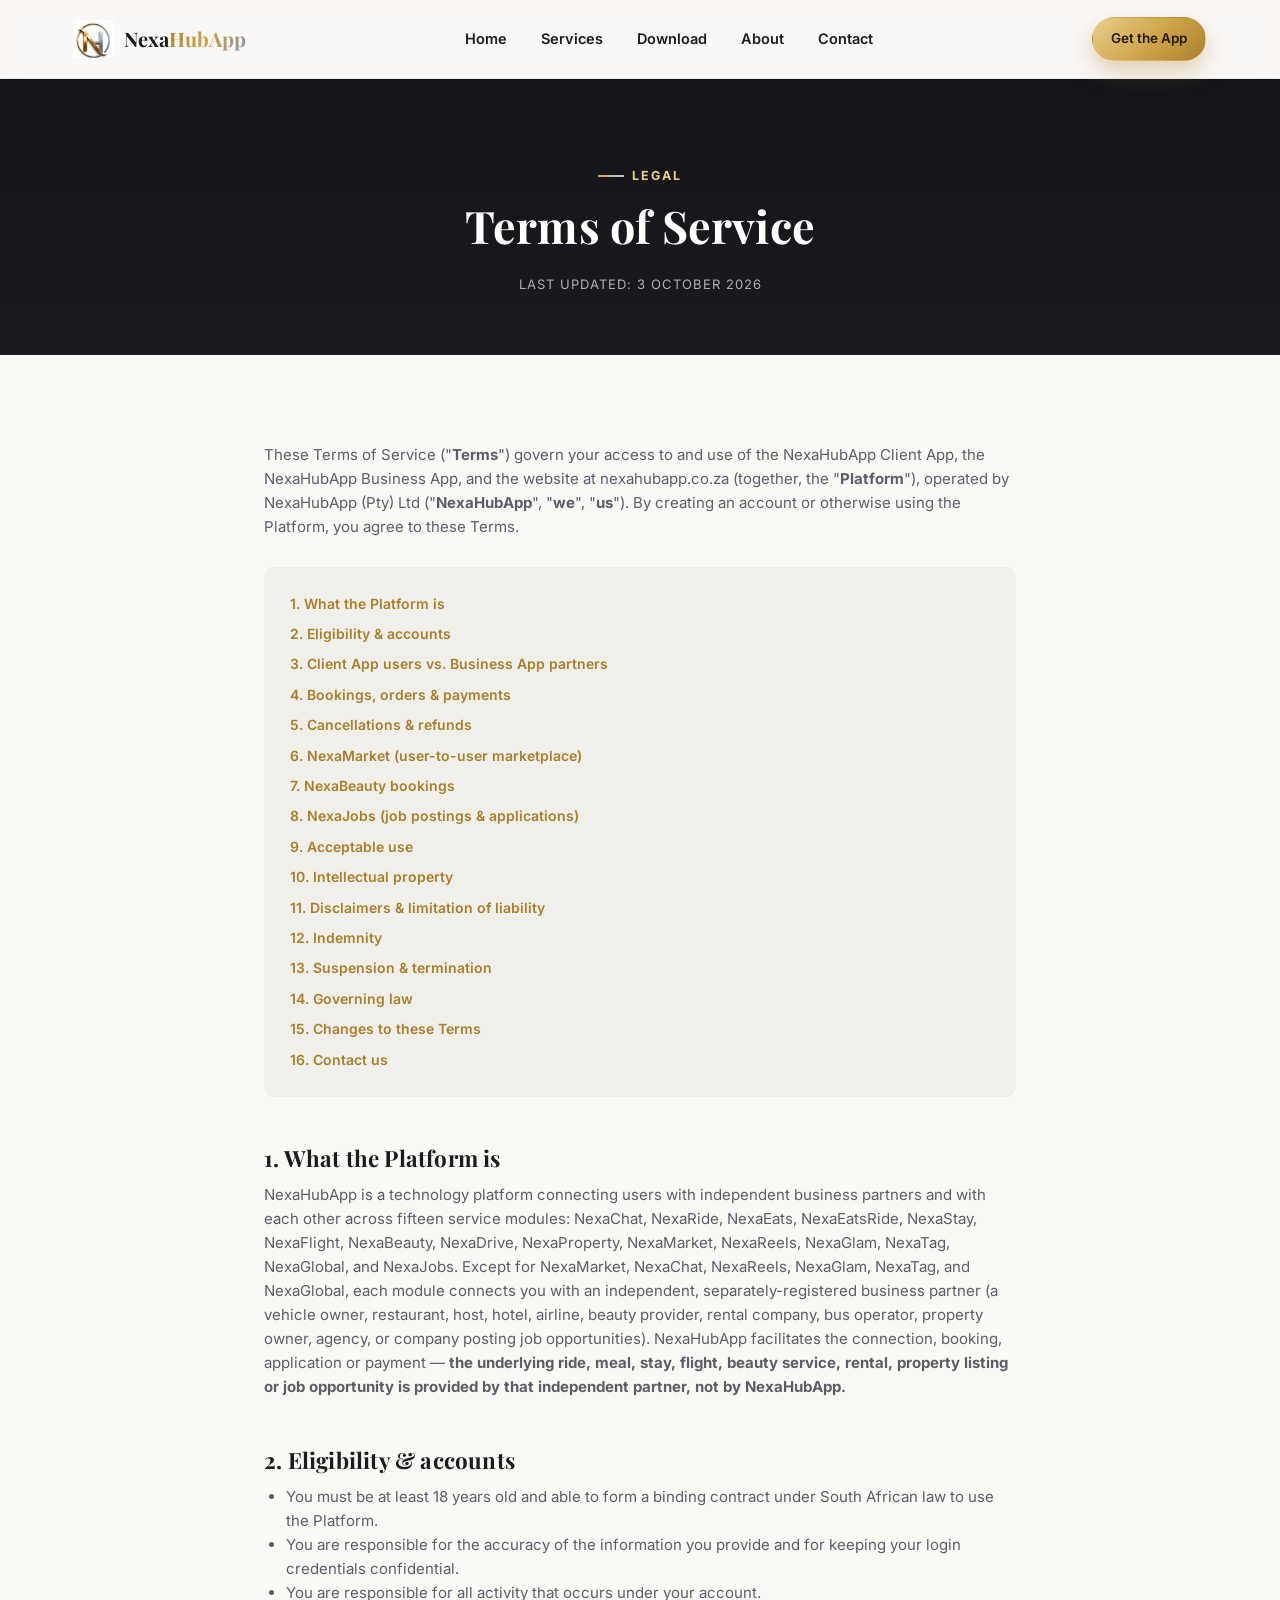
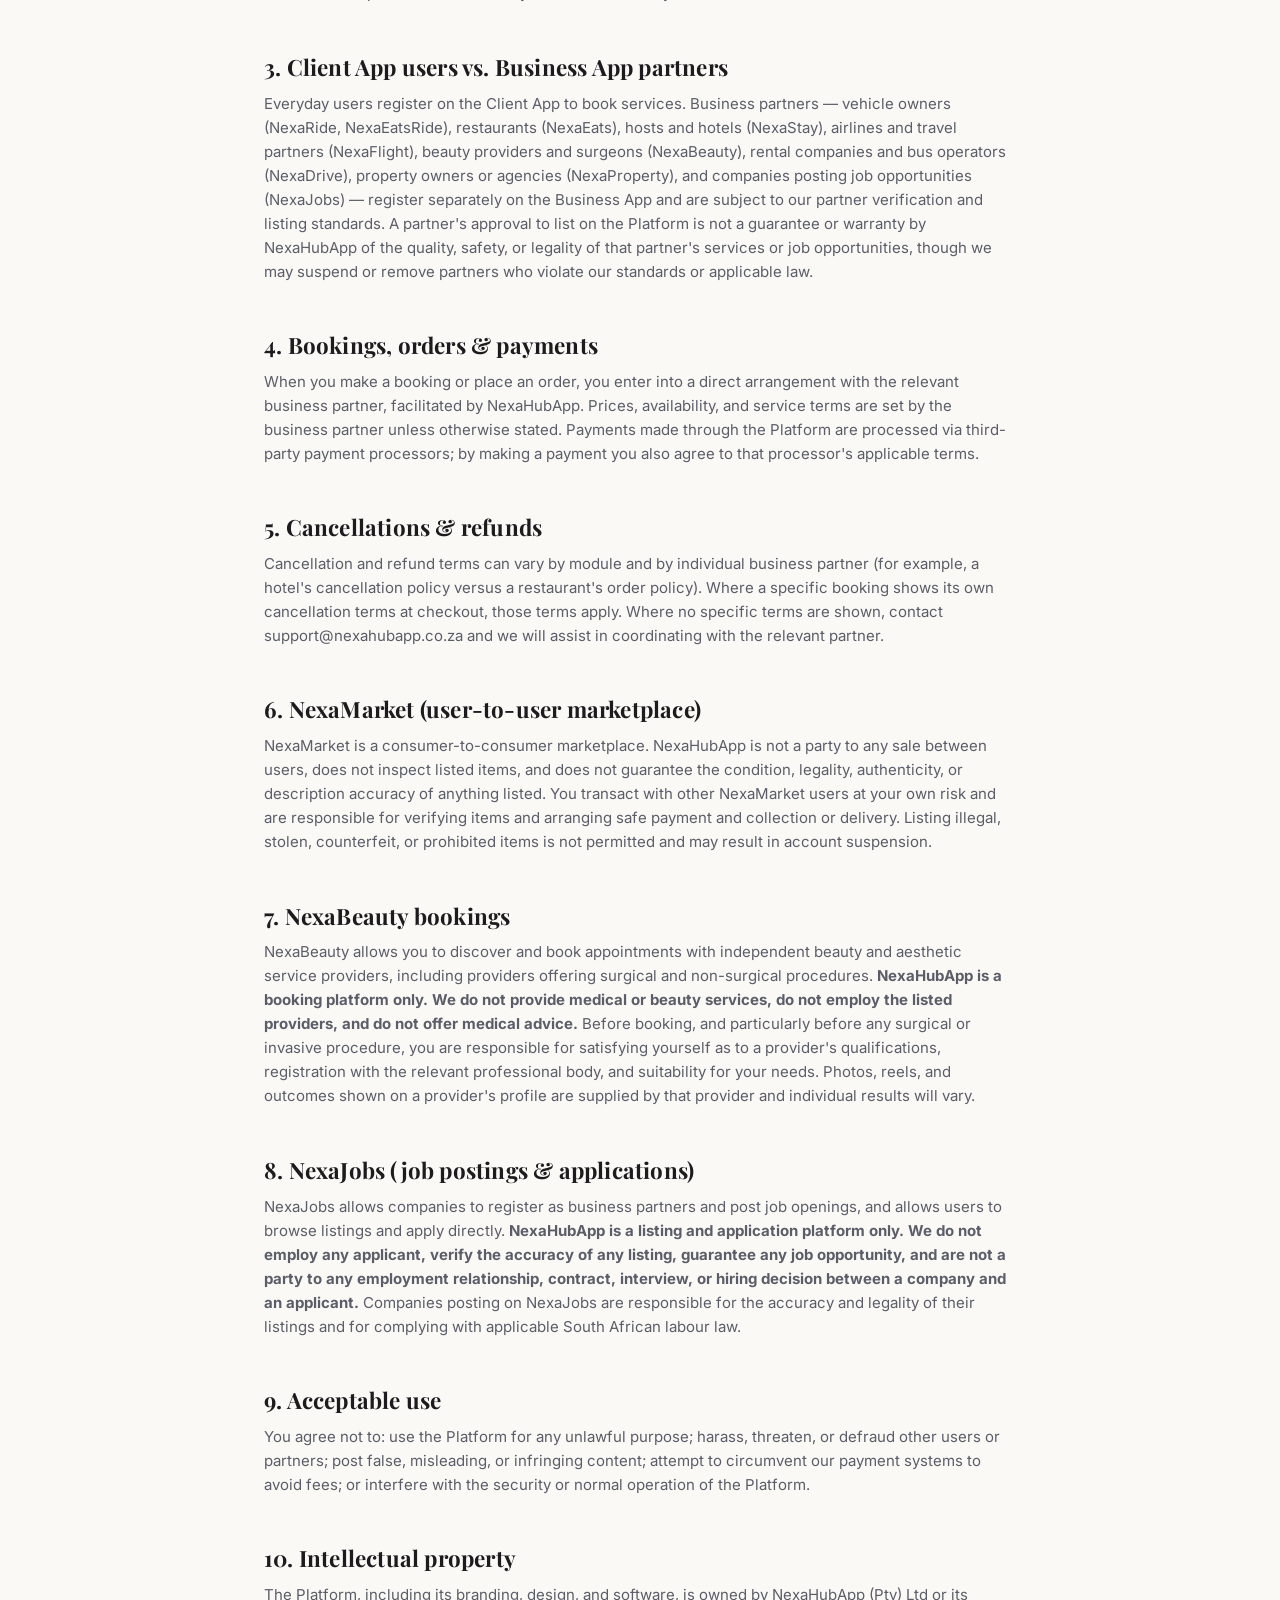
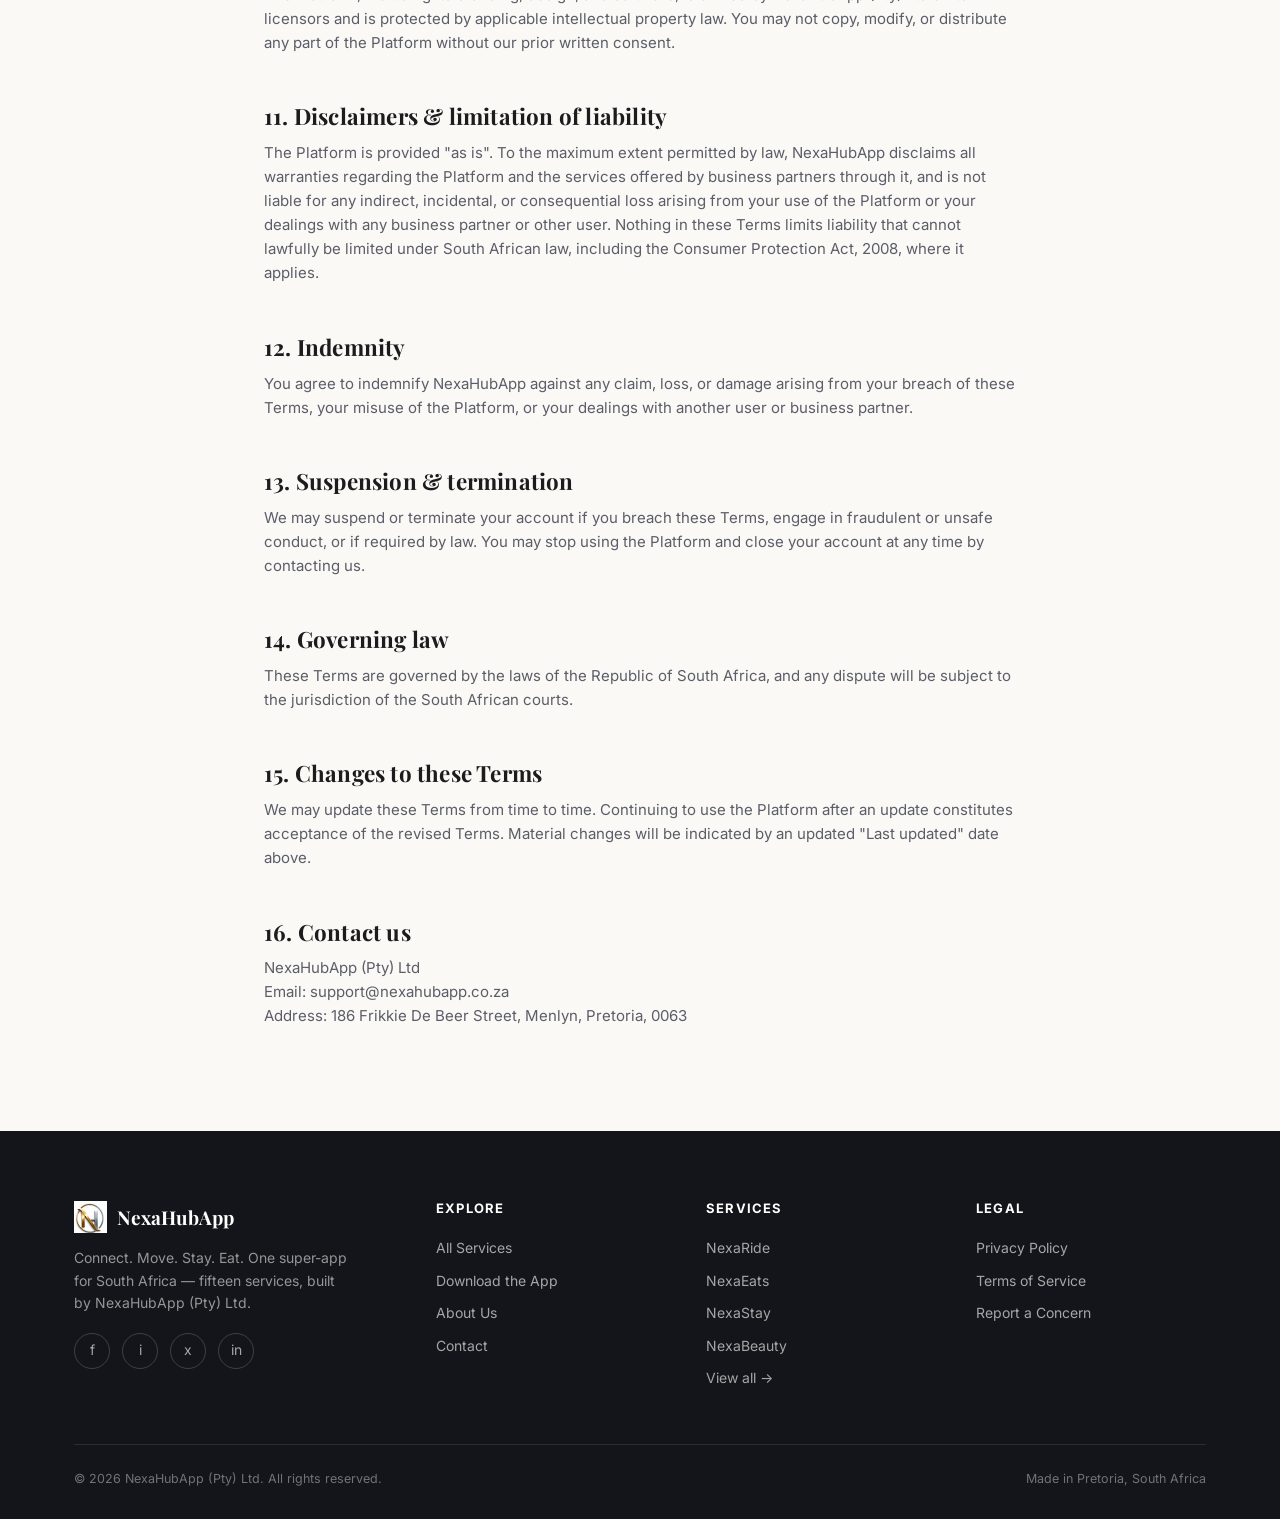
<file: terms.html>
<!DOCTYPE html>
<html lang="en">
<head>
<meta charset="UTF-8">
<meta name="viewport" content="width=device-width, initial-scale=1.0">
<title>Terms of Service | NexaHubApp</title>
<meta name="description" content="Terms of Service for NexaHubApp - the Client App, Business App, and all fifteen NexaHubApp modules.">
<link rel="icon" href="favicon-32.png" sizes="32x32">
<link rel="apple-touch-icon" href="favicon-32.png">
<link rel="preconnect" href="https://fonts.googleapis.com">
<link rel="preconnect" href="https://fonts.gstatic.com" crossorigin>
<link href="https://fonts.googleapis.com/css2?family=Playfair+Display:wght@600;700;800&family=Inter:wght@400;500;600;700&display=swap" rel="stylesheet">
<link rel="stylesheet" href="style.css">
</head>
<body>
<nav class="nav">
  <div class="container">
    <a href="index.html" class="brand"><img src="emblem-crop.jpg" alt="NexaHubApp" style="height:38px;width:auto;"><span>Nexa<b>HubApp</b></span></a>
    <button class="nav-toggle" aria-label="Menu"><span></span><span></span><span></span></button>
    <ul class="nav-links">
      <li><a href="index.html">Home</a></li>
      <li><a href="services.html">Services</a></li>
      <li><a href="download.html">Download</a></li>
      <li><a href="about.html">About</a></li>
      <li><a href="about.html#contact">Contact</a></li>
    </ul>
    <div class="nav-cta">
      <a href="download.html" class="btn btn-gold btn-sm">Get the App</a>
    </div>
  </div>
</nav>

<header class="page-hero">
  <div class="container">
    <div class="eyebrow">Legal</div>
    <h1>Terms of Service</h1>
    <p class="legal-updated">Last updated: 3 October 2026</p>
  </div>
</header>

<section>
  <div class="container legal">

    <p>These Terms of Service ("<strong>Terms</strong>") govern your access to and use of the NexaHubApp Client App, the NexaHubApp Business App, and the website at nexahubapp.co.za (together, the "<strong>Platform</strong>"), operated by NexaHubApp (Pty) Ltd ("<strong>NexaHubApp</strong>", "<strong>we</strong>", "<strong>us</strong>"). By creating an account or otherwise using the Platform, you agree to these Terms.</p>

    <div class="legal-toc">
      <a href="#the-platform">1. What the Platform is</a>
      <a href="#eligibility">2. Eligibility &amp; accounts</a>
      <a href="#client-vs-business">3. Client App users vs. Business App partners</a>
      <a href="#bookings-payments">4. Bookings, orders &amp; payments</a>
      <a href="#cancellations">5. Cancellations &amp; refunds</a>
      <a href="#nexamarket">6. NexaMarket (user-to-user marketplace)</a>
      <a href="#nexabeauty">7. NexaBeauty bookings</a>
      <a href="#nexajobs">8. NexaJobs (job postings &amp; applications)</a>
      <a href="#conduct">9. Acceptable use</a>
      <a href="#ip">10. Intellectual property</a>
      <a href="#disclaimers">11. Disclaimers &amp; limitation of liability</a>
      <a href="#indemnity">12. Indemnity</a>
      <a href="#suspension">13. Suspension &amp; termination</a>
      <a href="#law">14. Governing law</a>
      <a href="#changes-terms">15. Changes to these Terms</a>
      <a href="#contact-terms">16. Contact us</a>
    </div>

    <h2 id="the-platform">1. What the Platform is</h2>
    <p>NexaHubApp is a technology platform connecting users with independent business partners and with each other across fifteen service modules: NexaChat, NexaRide, NexaEats, NexaEatsRide, NexaStay, NexaFlight, NexaBeauty, NexaDrive, NexaProperty, NexaMarket, NexaReels, NexaGlam, NexaTag, NexaGlobal, and NexaJobs. Except for NexaMarket, NexaChat, NexaReels, NexaGlam, NexaTag, and NexaGlobal, each module connects you with an independent, separately-registered business partner (a vehicle owner, restaurant, host, hotel, airline, beauty provider, rental company, bus operator, property owner, agency, or company posting job opportunities). NexaHubApp facilitates the connection, booking, application or payment &mdash; <strong>the underlying ride, meal, stay, flight, beauty service, rental, property listing or job opportunity is provided by that independent partner, not by NexaHubApp.</strong></p>

    <h2 id="eligibility">2. Eligibility &amp; accounts</h2>
    <ul>
      <li>You must be at least 18 years old and able to form a binding contract under South African law to use the Platform.</li>
      <li>You are responsible for the accuracy of the information you provide and for keeping your login credentials confidential.</li>
      <li>You are responsible for all activity that occurs under your account.</li>
    </ul>

    <h2 id="client-vs-business">3. Client App users vs. Business App partners</h2>
    <p>Everyday users register on the Client App to book services. Business partners &mdash; vehicle owners (NexaRide, NexaEatsRide), restaurants (NexaEats), hosts and hotels (NexaStay), airlines and travel partners (NexaFlight), beauty providers and surgeons (NexaBeauty), rental companies and bus operators (NexaDrive), property owners or agencies (NexaProperty), and companies posting job opportunities (NexaJobs) &mdash; register separately on the Business App and are subject to our partner verification and listing standards. A partner's approval to list on the Platform is not a guarantee or warranty by NexaHubApp of the quality, safety, or legality of that partner's services or job opportunities, though we may suspend or remove partners who violate our standards or applicable law.</p>

    <h2 id="bookings-payments">4. Bookings, orders &amp; payments</h2>
    <p>When you make a booking or place an order, you enter into a direct arrangement with the relevant business partner, facilitated by NexaHubApp. Prices, availability, and service terms are set by the business partner unless otherwise stated. Payments made through the Platform are processed via third-party payment processors; by making a payment you also agree to that processor's applicable terms.</p>

    <h2 id="cancellations">5. Cancellations &amp; refunds</h2>
    <p>Cancellation and refund terms can vary by module and by individual business partner (for example, a hotel's cancellation policy versus a restaurant's order policy). Where a specific booking shows its own cancellation terms at checkout, those terms apply. Where no specific terms are shown, contact <a href="mailto:support@nexahubapp.co.za">support@nexahubapp.co.za</a> and we will assist in coordinating with the relevant partner.</p>

    <h2 id="nexamarket">6. NexaMarket (user-to-user marketplace)</h2>
    <p>NexaMarket is a consumer-to-consumer marketplace. NexaHubApp is not a party to any sale between users, does not inspect listed items, and does not guarantee the condition, legality, authenticity, or description accuracy of anything listed. You transact with other NexaMarket users at your own risk and are responsible for verifying items and arranging safe payment and collection or delivery. Listing illegal, stolen, counterfeit, or prohibited items is not permitted and may result in account suspension.</p>

    <h2 id="nexabeauty">7. NexaBeauty bookings</h2>
    <p>NexaBeauty allows you to discover and book appointments with independent beauty and aesthetic service providers, including providers offering surgical and non-surgical procedures. <strong>NexaHubApp is a booking platform only. We do not provide medical or beauty services, do not employ the listed providers, and do not offer medical advice.</strong> Before booking, and particularly before any surgical or invasive procedure, you are responsible for satisfying yourself as to a provider's qualifications, registration with the relevant professional body, and suitability for your needs. Photos, reels, and outcomes shown on a provider's profile are supplied by that provider and individual results will vary.</p>

    <h2 id="nexajobs">8. NexaJobs (job postings &amp; applications)</h2>
    <p>NexaJobs allows companies to register as business partners and post job openings, and allows users to browse listings and apply directly. <strong>NexaHubApp is a listing and application platform only. We do not employ any applicant, verify the accuracy of any listing, guarantee any job opportunity, and are not a party to any employment relationship, contract, interview, or hiring decision between a company and an applicant.</strong> Companies posting on NexaJobs are responsible for the accuracy and legality of their listings and for complying with applicable South African labour law.</p>

    <h2 id="conduct">9. Acceptable use</h2>
    <p>You agree not to: use the Platform for any unlawful purpose; harass, threaten, or defraud other users or partners; post false, misleading, or infringing content; attempt to circumvent our payment systems to avoid fees; or interfere with the security or normal operation of the Platform.</p>

    <h2 id="ip">10. Intellectual property</h2>
    <p>The Platform, including its branding, design, and software, is owned by NexaHubApp (Pty) Ltd or its licensors and is protected by applicable intellectual property law. You may not copy, modify, or distribute any part of the Platform without our prior written consent.</p>

    <h2 id="disclaimers">11. Disclaimers &amp; limitation of liability</h2>
    <p>The Platform is provided "as is". To the maximum extent permitted by law, NexaHubApp disclaims all warranties regarding the Platform and the services offered by business partners through it, and is not liable for any indirect, incidental, or consequential loss arising from your use of the Platform or your dealings with any business partner or other user. Nothing in these Terms limits liability that cannot lawfully be limited under South African law, including the Consumer Protection Act, 2008, where it applies.</p>

    <h2 id="indemnity">12. Indemnity</h2>
    <p>You agree to indemnify NexaHubApp against any claim, loss, or damage arising from your breach of these Terms, your misuse of the Platform, or your dealings with another user or business partner.</p>

    <h2 id="suspension">13. Suspension &amp; termination</h2>
    <p>We may suspend or terminate your account if you breach these Terms, engage in fraudulent or unsafe conduct, or if required by law. You may stop using the Platform and close your account at any time by contacting us.</p>

    <h2 id="law">14. Governing law</h2>
    <p>These Terms are governed by the laws of the Republic of South Africa, and any dispute will be subject to the jurisdiction of the South African courts.</p>

    <h2 id="changes-terms">15. Changes to these Terms</h2>
    <p>We may update these Terms from time to time. Continuing to use the Platform after an update constitutes acceptance of the revised Terms. Material changes will be indicated by an updated "Last updated" date above.</p>

    <h2 id="contact-terms">16. Contact us</h2>
    <p>NexaHubApp (Pty) Ltd<br>
    Email: <a href="mailto:support@nexahubapp.co.za">support@nexahubapp.co.za</a><br>
    Address: 186 Frikkie De Beer Street, Menlyn, Pretoria, 0063</p>

  </div>
</section>
<footer>
  <div class="container">
    <div class="footer-grid">
      <div>
        <div class="footer-brand"><img src="emblem-crop.jpg" alt="NexaHubApp"><strong style="color:#fff;font-family:'Playfair Display',serif;font-size:19px;">NexaHubApp</strong></div>
        <p style="color:rgba(255,255,255,.55);font-size:14px;max-width:280px;">Connect. Move. Stay. Eat. One super-app for South Africa &mdash; fifteen services, built by NexaHubApp (Pty) Ltd.</p>
        <div class="social-row" style="margin-top:18px;">
          <a href="#" aria-label="Facebook">f</a>
          <a href="#" aria-label="Instagram">i</a>
          <a href="#" aria-label="X / Twitter">x</a>
          <a href="#" aria-label="LinkedIn">in</a>
        </div>
      </div>
      <div>
        <h4>Explore</h4>
        <a href="services.html">All Services</a>
        <a href="download.html">Download the App</a>
        <a href="about.html">About Us</a>
        <a href="about.html#contact">Contact</a>
      </div>
      <div>
        <h4>Services</h4>
        <a href="services.html#ride">NexaRide</a>
        <a href="services.html#eats">NexaEats</a>
        <a href="services.html#stay">NexaStay</a>
        <a href="services.html#beauty">NexaBeauty</a>
        <a href="services.html">View all &rarr;</a>
      </div>
      <div>
        <h4>Legal</h4>
        <a href="privacy.html">Privacy Policy</a>
        <a href="terms.html">Terms of Service</a>
        <a href="about.html#contact">Report a Concern</a>
      </div>
    </div>
    <div class="footer-bottom">
      <span>&copy; <span data-year></span> NexaHubApp (Pty) Ltd. All rights reserved.</span>
      <span>Made in Pretoria, South Africa</span>
    </div>
  </div>
</footer>
<script src="main.js"></script>
</body>
</html>
</file>
<file: style.css>
/* ===========================================================
   NexaHubApp — brand stylesheet
   Palette: gold + silver on deep charcoal / warm white
   Fonts: Playfair Display (headings) + Inter (body)
=========================================================== */

:root{
  --gold: #cda349;
  --gold-light: #e9cf8b;
  --gold-deep: #a97f2d;
  --silver: #c7ccd4;
  --silver-light: #eef0f3;
  --silver-deep: #8b929c;
  --ink: #14151a;
  --ink-soft: #1f212a;
  --ink-line: #2c2f3a;
  --paper: #faf9f6;
  --paper-dim: #f1efe9;
  --text-dark: #1c1c1f;
  --text-mute: #5b5d68;
  --radius: 16px;
  --radius-sm: 10px;
  --shadow: 0 10px 30px rgba(20,21,26,.08);
  --shadow-lg: 0 20px 60px rgba(20,21,26,.16);
  --max: 1180px;
}

*,*::before,*::after{ box-sizing:border-box; }
html{ scroll-behavior:smooth; }
body{
  margin:0;
  font-family:'Inter',system-ui,-apple-system,Segoe UI,Roboto,sans-serif;
  color:var(--text-dark);
  background:var(--paper);
  line-height:1.6;
  -webkit-font-smoothing:antialiased;
}
h1,h2,h3,h4{
  font-family:'Playfair Display',Georgia,serif;
  margin:0 0 .5em;
  line-height:1.15;
  font-weight:700;
  letter-spacing:.2px;
}
p{ margin:0 0 1em; color:var(--text-mute); }
a{ color:inherit; text-decoration:none; }
img{ max-width:100%; display:block; }
ul{ margin:0; padding:0; list-style:none; }
.container{ max-width:var(--max); margin:0 auto; padding:0 24px; }
section{ padding:88px 0; }
.section-tight{ padding:56px 0; }

.eyebrow{
  display:inline-flex; align-items:center; gap:8px;
  font-size:12.5px; font-weight:700; letter-spacing:2.2px; text-transform:uppercase;
  color:var(--gold-deep);
  margin-bottom:14px;
}
.eyebrow::before{ content:''; width:26px; height:2px; background:linear-gradient(90deg,var(--gold),var(--silver)); }

.lede{ font-size:1.15rem; max-width:640px; }
.center{ text-align:center; margin-left:auto; margin-right:auto; }

/* ---------- buttons ---------- */
.btn{
  display:inline-flex; align-items:center; justify-content:center; gap:10px;
  padding:14px 28px; border-radius:999px; font-weight:600; font-size:15px;
  border:1px solid transparent; cursor:pointer; transition:transform .15s ease, box-shadow .15s ease, background .15s ease;
  white-space:nowrap;
}
.btn:hover{ transform:translateY(-2px); }
.btn-gold{
  background:linear-gradient(135deg,var(--gold-light),var(--gold) 55%,var(--gold-deep));
  color:#241a04; box-shadow:0 10px 24px rgba(169,127,45,.35);
}
.btn-gold:hover{ box-shadow:0 14px 30px rgba(169,127,45,.45); }
.btn-outline{
  background:transparent; border-color:rgba(255,255,255,.35); color:#fff;
}
.btn-outline:hover{ background:rgba(255,255,255,.08); }
.btn-dark{
  background:var(--ink); color:#fff; border-color:var(--ink);
}
.btn-dark:hover{ background:#000; }
.btn-block{ width:100%; }
.btn-sm{ padding:10px 18px; font-size:13.5px; }

/* ---------- nav ---------- */
.nav{
  position:sticky; top:0; z-index:100;
  background:rgba(250,249,246,.86);
  border-bottom:1px solid rgba(20,21,26,.06);
}
/* Blur lives on a pseudo-element rather than directly on .nav, because a
   backdrop-filter/filter on .nav would make .nav a containing block for its
   position:fixed descendants (like the mobile .nav-links menu), breaking
   their full-viewport sizing. */
.nav::before{
  content:''; position:absolute; inset:0; z-index:-1;
  backdrop-filter:blur(10px); pointer-events:none;
}
.nav .container{ display:flex; align-items:center; justify-content:space-between; height:78px; }
.brand{ display:flex; align-items:center; gap:10px; font-family:'Playfair Display',serif; font-weight:700; font-size:20px; }
.brand img{ height:36px; width:auto; }
.brand b{ background:linear-gradient(120deg,var(--gold-deep),var(--gold),var(--silver-deep)); -webkit-background-clip:text; background-clip:text; color:transparent; }
.nav-links{ display:flex; align-items:center; gap:34px; }
.nav-links a{ font-size:14.5px; font-weight:600; color:var(--text-dark); position:relative; padding:6px 0; }
.nav-links a::after{ content:''; position:absolute; left:0; right:0; bottom:0; height:2px; background:linear-gradient(90deg,var(--gold),var(--silver)); transform:scaleX(0); transition:transform .2s; }
.nav-links a:hover::after,.nav-links a.active::after{ transform:scaleX(1); }
.nav-cta{ display:flex; align-items:center; gap:14px; }
.nav-toggle{ display:none; background:none; border:0; cursor:pointer; padding:6px; }
.nav-toggle span{ display:block; width:24px; height:2px; background:var(--ink); margin:5px 0; transition:.2s; }

@media (max-width: 900px){
  .nav-links{
    position:fixed; inset:78px 0 0 0; background:var(--paper);
    flex-direction:column; align-items:flex-start; padding:28px 24px; gap:6px;
    transform:translateX(100%); transition:transform .25s ease; overflow-y:auto;
  }
  .nav-links.open{ transform:translateX(0); }
  .nav-links a{ width:100%; padding:14px 0; border-bottom:1px solid rgba(20,21,26,.06); }
  .nav-toggle{ display:block; }
  .nav-cta .btn-sm-hide{ display:none; }
}

/* ---------- hero ---------- */
.hero{
  position:relative; overflow:hidden;
  background:radial-gradient(ellipse at 20% -10%, #23252f 0%, var(--ink) 55%, #0c0d10 100%);
  color:#fff; padding:120px 0 100px;
}
.hero::before{
  content:''; position:absolute; inset:0; opacity:.5; pointer-events:none;
  background:
    radial-gradient(600px 300px at 85% 10%, rgba(205,163,73,.25), transparent 60%),
    radial-gradient(500px 260px at 100% 90%, rgba(199,204,212,.18), transparent 60%);
}
.hero-grid{ position:relative; display:grid; grid-template-columns:1.1fr .9fr; gap:60px; align-items:center; }
.hero h1{ font-size:clamp(2.2rem,4.2vw,3.5rem); color:#fff; }
.hero h1 em{ font-style:normal; background:linear-gradient(120deg,var(--gold-light),var(--gold),var(--silver)); -webkit-background-clip:text; background-clip:text; color:transparent; }
.hero p.lede{ color:rgba(255,255,255,.72); }
.hero-actions{ display:flex; gap:16px; flex-wrap:wrap; margin-top:34px; }
.hero-stats{ display:flex; gap:34px; margin-top:52px; flex-wrap:wrap; }
.hero-stats div b{ display:block; font-family:'Playfair Display',serif; font-size:1.7rem; color:var(--gold-light); }
.hero-stats div span{ font-size:12.5px; color:rgba(255,255,255,.55); text-transform:uppercase; letter-spacing:1.4px; }
.hero-art{ position:relative; }
.hero-art img{ filter:drop-shadow(0 30px 60px rgba(0,0,0,.5)); }
.hero-tagline{ font-family:'Playfair Display',serif; font-size:14px; letter-spacing:4px; text-transform:uppercase; color:var(--silver); text-align:center; margin-top:22px; }

/* ---------- logo lockup (built from emblem + styled text, no large raster) ---------- */
.logo-lockup{ text-align:center; }
.logo-lockup-mark{ width:130px; height:auto; margin:0 auto 18px; border-radius:20px; }
.logo-lockup-word{ font-family:'Playfair Display',serif; font-weight:700; font-size:2.1rem; color:var(--gold-deep); }
.logo-lockup-word b{ font-weight:800; background:linear-gradient(120deg,var(--silver-deep),#7d848f); -webkit-background-clip:text; background-clip:text; color:transparent; }
.logo-lockup-tag{ font-size:12px; letter-spacing:3px; text-transform:uppercase; color:var(--silver-deep); margin-top:10px; }
.hero-art .logo-lockup{ background:#fff; border-radius:28px; padding:46px 40px; box-shadow:0 30px 80px rgba(0,0,0,.45); }
.logo-lockup-full img{ width:100%; max-width:420px; margin:0 auto; border-radius:6px; }

@media (max-width:900px){
  .hero-grid{ grid-template-columns:1fr; }
  .hero-art{ order:-1; max-width:280px; margin:0 auto; }
}

/* ---------- module cards ---------- */
.grid{ display:grid; gap:26px; }
.grid-4{ grid-template-columns:repeat(4,1fr); }
.grid-3{ grid-template-columns:repeat(3,1fr); }
.grid-2{ grid-template-columns:repeat(2,1fr); }
@media (max-width:980px){ .grid-4{ grid-template-columns:repeat(2,1fr);} .grid-3{ grid-template-columns:repeat(2,1fr);} }
@media (max-width:620px){ .grid-4,.grid-3,.grid-2{ grid-template-columns:1fr; } }

.card{
  background:#fff; border:1px solid rgba(20,21,26,.06); border-radius:var(--radius);
  padding:30px 26px; box-shadow:var(--shadow); transition:transform .2s ease, box-shadow .2s ease;
  display:flex; flex-direction:column; height:100%;
}
.card > .tag{ margin-top:auto; align-self:flex-start; }
.card:hover{ transform:translateY(-4px); box-shadow:var(--shadow-lg); }
.card .icon{
  width:52px; height:52px; border-radius:14px; display:flex; align-items:center; justify-content:center;
  background:linear-gradient(135deg,var(--gold-light),var(--silver)); margin-bottom:18px;
  font-size:22px;
}
.card h3{ font-size:1.18rem; margin-bottom:8px; }
.card p{ font-size:14.5px; margin-bottom:14px; }
.tag{
  display:inline-block; font-size:11.5px; font-weight:700; letter-spacing:.6px; text-transform:uppercase;
  padding:5px 10px; border-radius:999px; background:var(--paper-dim); color:var(--text-mute);
}
.tag-partner{ background:#fbf1dc; color:var(--gold-deep); }
.tag-consumer{ background:#eef2f6; color:#3d4a5c; }

/* ---------- service detail rows ---------- */
.service-row{
  display:grid; grid-template-columns:96px 1fr; gap:26px; padding:34px 0;
  border-bottom:1px solid rgba(20,21,26,.08);
}
.service-row:first-of-type{ padding-top:0; }
.service-row:last-of-type{ border-bottom:0; }
.service-num{
  font-family:'Playfair Display',serif; font-size:2.2rem; color:transparent;
  -webkit-text-stroke:1.4px var(--gold); font-weight:700;
}
.service-row h3{ font-size:1.5rem; display:flex; align-items:center; gap:12px; flex-wrap:wrap; }
.service-meta{ display:flex; gap:10px; margin:10px 0 14px; flex-wrap:wrap; }
.service-split{ display:grid; grid-template-columns:1fr 1fr; gap:22px; margin-top:6px; }
.service-split-col{ background:var(--paper-dim); border-radius:var(--radius-sm); padding:18px 20px; }
.service-split-col h4{ font-family:'Inter',sans-serif; font-size:12px; font-weight:700; letter-spacing:1.2px; text-transform:uppercase; color:var(--gold-deep); margin-bottom:8px; }
.service-split-col p{ font-size:14.5px; margin-bottom:0; }
@media (max-width:620px){ .service-split{ grid-template-columns:1fr; } }

/* ---------- band / CTA ---------- */
.band{ background:var(--ink); color:#fff; }
.band-gold{
  background:linear-gradient(120deg,#161710,#1c1a12); border-top:1px solid rgba(205,163,73,.25); border-bottom:1px solid rgba(205,163,73,.25);
}
.split{ display:grid; grid-template-columns:1fr 1fr; gap:50px; align-items:center; }
@media (max-width:900px){ .split{ grid-template-columns:1fr; } }

/* ---------- download cards ---------- */
.download-card{
  background:#fff; border-radius:20px; border:1px solid rgba(20,21,26,.07); box-shadow:var(--shadow);
  padding:40px; text-align:center;
}
.download-card .icon-big{
  width:78px; height:78px; margin:0 auto 20px; border-radius:20px;
  background:linear-gradient(135deg,var(--gold-light),var(--gold),var(--silver)); display:flex; align-items:center; justify-content:center; font-size:34px;
}
.download-note{
  background:var(--paper-dim); border:1px dashed var(--silver-deep); border-radius:var(--radius-sm);
  padding:18px 20px; font-size:13.5px; color:var(--text-mute); margin-top:22px;
}
.steps{ counter-reset:step; }
.steps li{ counter-increment:step; position:relative; padding-left:44px; margin-bottom:18px; font-size:14.5px; color:var(--text-mute); }
.steps li::before{
  content:counter(step); position:absolute; left:0; top:-2px; width:30px; height:30px; border-radius:50%;
  background:var(--ink); color:var(--gold-light); font-family:'Playfair Display',serif; font-weight:700; font-size:14px;
  display:flex; align-items:center; justify-content:center;
}

/* ---------- legal pages ---------- */
.legal{ max-width:800px; margin:0 auto; }
.legal h2{ font-size:1.4rem; margin-top:2.2em; }
.legal h3{ font-size:1.1rem; margin-top:1.6em; }
.legal p, .legal li{ color:var(--text-mute); font-size:15px; }
.legal ul{ list-style:disc; padding-left:22px; margin-bottom:1em; }
.legal-updated{ font-size:13px; color:var(--silver-deep); text-transform:uppercase; letter-spacing:1px; }
.legal-toc{ background:var(--paper-dim); border-radius:var(--radius-sm); padding:22px 26px; margin:28px 0 40px; }
.legal-toc a{ display:block; padding:4px 0; font-size:14px; color:var(--gold-deep); font-weight:600; }

/* ---------- footer ---------- */
footer{ background:var(--ink); color:rgba(255,255,255,.65); padding:70px 0 30px; }
.footer-grid{ display:grid; grid-template-columns:1.4fr 1fr 1fr 1fr; gap:40px; margin-bottom:50px; }
@media (max-width:800px){ .footer-grid{ grid-template-columns:1fr 1fr; } }
footer h4{ color:#fff; font-family:'Inter',sans-serif; font-size:13px; letter-spacing:1.2px; text-transform:uppercase; margin-bottom:16px; }
footer a{ display:block; font-size:14px; padding:5px 0; color:rgba(255,255,255,.62); }
footer a:hover{ color:var(--gold-light); }
.footer-brand{ display:flex; align-items:center; gap:10px; margin-bottom:14px; }
.footer-brand img{ height:32px; }
.footer-bottom{
  border-top:1px solid rgba(255,255,255,.1); padding-top:24px; display:flex; justify-content:space-between;
  flex-wrap:wrap; gap:14px; font-size:12.5px; color:rgba(255,255,255,.4);
}
.social-row{ display:flex; gap:12px; }
.social-row a{
  width:36px; height:36px; border-radius:50%; border:1px solid rgba(255,255,255,.18);
  display:flex; align-items:center; justify-content:center; padding:0;
}

/* ---------- page hero (inner pages) ---------- */
.page-hero{
  background:linear-gradient(180deg,var(--ink) 0%, #191a20 100%); color:#fff; padding:80px 0 60px; text-align:center;
}
.page-hero .eyebrow{ justify-content:center; color:var(--gold-light); }
.page-hero h1{ color:#fff; font-size:clamp(2rem,4vw,2.8rem); }
.page-hero p{ color:rgba(255,255,255,.65); max-width:620px; margin:0 auto; }

/* misc */
.divider{ height:1px; background:linear-gradient(90deg,transparent,rgba(20,21,26,.14),transparent); margin:60px 0; }
.badge-row{ display:flex; gap:14px; flex-wrap:wrap; align-items:center; }
.small-print{ font-size:12.5px; color:var(--silver-deep); }
</file>
